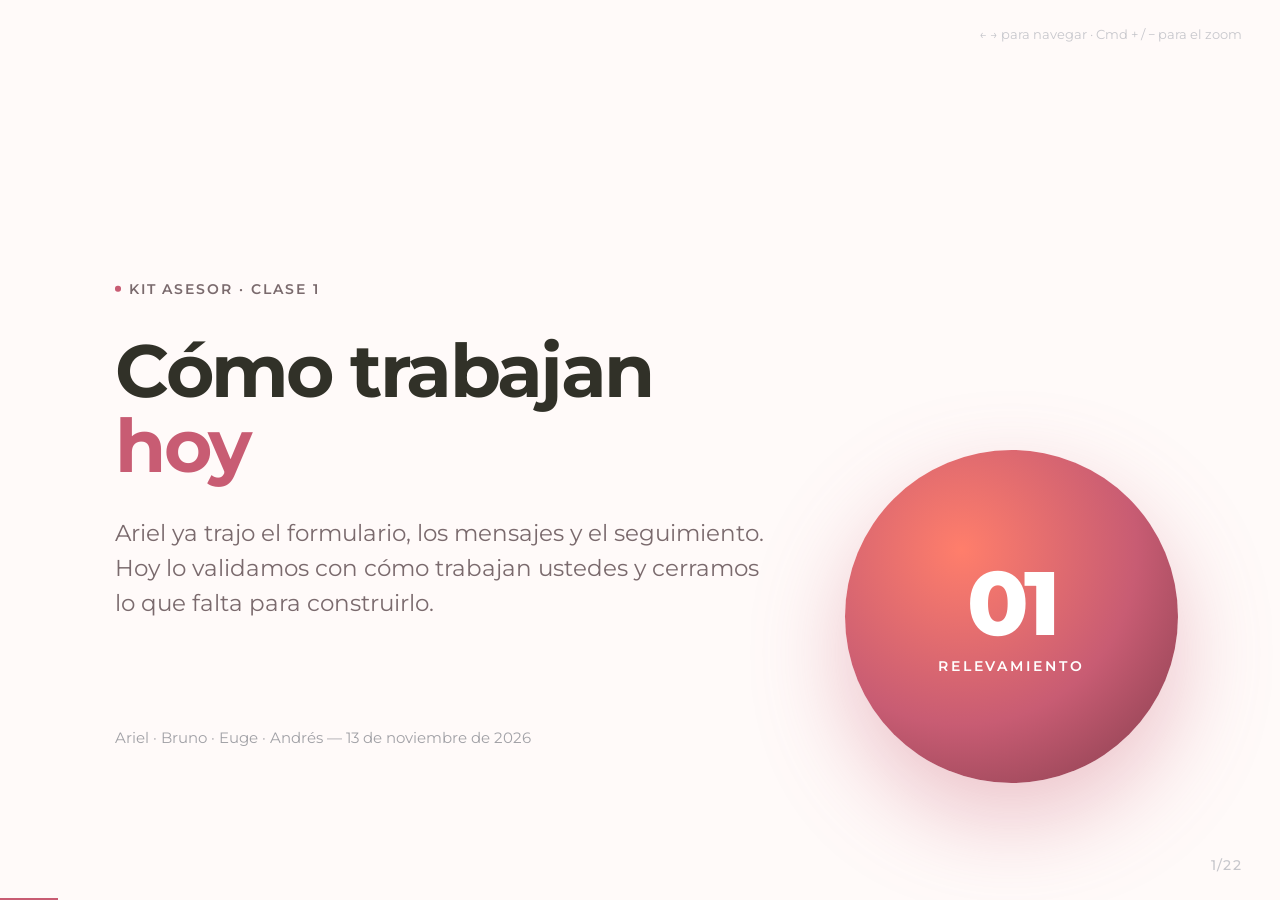
<file: sharp/clase-01/index.html>
<!DOCTYPE html>
<html lang="es">
<head>
<meta charset="utf-8">
<meta name="viewport" content="width=device-width, initial-scale=1">
<title>Kit Asesor · Clase 1</title>
<link rel="preconnect" href="https://fonts.googleapis.com">
<link href="https://fonts.googleapis.com/css2?family=Montserrat:wght@400;500;600;700;800&display=swap" rel="stylesheet">
<link rel="stylesheet" href="deck.css">
<style>
:root{
  --bg:#fffaf9;--ink:#313128;--dim:#7a6a6d;--hair:#ecd9dd;
  --accent:#C85C73;--dark:#803B4A;--light:#F1D5DA;--coral:#FF7E6B;--yellow:#EDBF4D;--green:#3f9e6b;--violet:#7c3aed;
  --font:"Montserrat",-apple-system,BlinkMacSystemFont,"Helvetica Neue",Arial,sans-serif;
}
body{background:var(--bg)}
#bar{background:var(--accent)}
h1,h2{color:var(--ink)}
h2 em,h1 em{font-style:normal;color:var(--accent)}
h2{font-size:5.2vh}
.note{font-size:1.5vh;color:var(--dim);margin-top:2.4vh}
.pill{display:inline-block;font-size:1.3vh;font-weight:700;letter-spacing:.08em;text-transform:uppercase;padding:.6vh 1vw;border-radius:99vh;background:var(--light);color:var(--dark)}

/* portada */
.cover-art{position:absolute;right:8vw;top:50%;transform:translateY(-50%);width:26vw}
.cover-art .ring{width:100%;aspect-ratio:1;border-radius:50%;background:radial-gradient(circle at 35% 30%,var(--coral),var(--accent) 55%,var(--dark));box-shadow:0 4vh 10vh rgba(200,92,115,.35);display:flex;align-items:center;justify-content:center;flex-direction:column}
.cover-art .ring b{font-size:10vh;color:#fff;letter-spacing:-.05em;font-weight:800;line-height:1}
.cover-art .ring span{font-size:1.6vh;color:#fff;letter-spacing:.2em;text-transform:uppercase;font-weight:600;margin-top:1vh}

/* ciclo */
.cycle{display:grid;grid-template-columns:repeat(4,1fr);gap:2vw;margin-top:5vh}
.cycle>div{border-top:2px solid var(--hair);padding-top:2.2vh;position:relative}
.cycle>div:first-child{border-top-color:var(--accent)}
.cycle b{display:block;font-size:1.4vh;letter-spacing:.14em;text-transform:uppercase;color:var(--accent);font-weight:700}
.cycle h3{font-size:2.6vh;font-weight:700;letter-spacing:-.02em;margin:1.2vh 0}
.cycle p{font-size:1.8vh;line-height:1.5;color:var(--dim)}
.cycle .who{display:inline-block;margin-top:1.4vh;font-size:1.3vh;font-weight:700;letter-spacing:.06em;text-transform:uppercase;padding:.4vh .8vw;border-radius:99vh;background:var(--light);color:var(--dark)}
.cycle .who.yo{background:#ede7fb;color:var(--violet)}
.support{display:flex;gap:3vw;margin-top:4.5vh;font-size:1.75vh;color:var(--dim)}
.support b{color:var(--ink);font-weight:600}

/* calendario */
.tl{display:grid;grid-template-columns:repeat(5,1fr);gap:1.4vw;margin-top:5vh}
.tl>div{border-top:2px solid var(--hair);padding-top:2vh}
.tl>div.now{border-top-color:var(--accent)}
.tl b{display:block;font-size:3.4vh;font-weight:800;letter-spacing:-.03em;color:var(--accent)}
.tl h3{font-size:2vh;font-weight:700;margin:1vh 0 .6vh}
.tl p{font-size:1.6vh;color:var(--dim);line-height:1.45}
.classes{display:grid;grid-template-columns:repeat(6,1fr);gap:.8vw;margin-top:4vh}
.classes div{background:#fff;border:1px solid var(--hair);border-radius:1.2vh;padding:1.4vh .8vw;font-size:1.45vh;line-height:1.4;color:var(--dim)}
.classes div b{display:block;color:var(--ink);font-size:1.6vh;margin-bottom:.4vh}
.classes div.on{border-color:var(--accent);background:var(--light)}

/* flujo */
.flow{display:grid;grid-template-columns:repeat(5,1fr);gap:1vw;margin-top:3.4vh}
.st{border-top:2px solid var(--hair);padding-top:1.6vh}
.st>b{display:block;font-size:1.3vh;letter-spacing:.14em;text-transform:uppercase;color:var(--accent);font-weight:700;margin-bottom:1.2vh}
.nd{font-size:1.5vh;line-height:1.35;border-radius:1.2vh;padding:1.2vh .8vw;margin-bottom:1vh;font-weight:600;text-align:center}
.nd small{display:block;font-weight:400;color:var(--dim);font-size:1.25vh;margin-top:.3vh}
.nd.tr{background:var(--light);border:1.5px solid var(--accent);border-radius:99vh}
.nd.au{background:#efe7dc;border:1px solid #d9cdbb}
.nd.wt{background:#fff;border:1.5px dashed #c9bcc0;color:#5d5a52}
.nd.dc{background:#efe7dc;border:1px solid #d9cdbb;clip-path:polygon(8% 0,92% 0,100% 50%,92% 100%,8% 100%,0 50%)}
.nd.cl{background:#e4efe7;border:1.5px solid var(--green);border-radius:99vh}
.nd.ds{background:#f1ecec;border:1px solid #b99;border-radius:99vh;color:#7a6a6d}
.legend{margin-top:1.6vh;font-size:1.5vh;color:var(--dim)}

/* preguntas + notas */
.qa{margin-top:3.6vh;max-width:72ch}
ol.q{counter-reset:q;list-style:none}
ol.q li{counter-increment:q;display:flex;gap:1.2vw;align-items:baseline;padding:1.55vh 0;border-top:1px solid var(--hair);font-size:2.15vh;line-height:1.38;letter-spacing:-.01em}
ol.q li:last-child{border-bottom:1px solid var(--hair)}
ol.q li::before{content:counter(q);font-size:1.5vh;color:var(--accent);font-weight:700;width:1.6ch;flex:0 0 auto}
ol.q li small{display:block;font-size:1.5vh;color:var(--dim);margin-top:.4vh}
.notes{display:flex;flex-direction:column}
.notes label{font-size:1.3vh;letter-spacing:.14em;text-transform:uppercase;color:var(--dim);font-weight:700;margin-bottom:1vh}
.notes textarea{flex:1;min-height:38vh;width:100%;resize:none;border:1.5px dashed #d9c3c8;border-radius:1.4vh;background:#fff;padding:1.6vh 1.2vw;font:400 1.85vh/1.5 var(--font);color:var(--ink);outline:none}
.notes textarea:focus{border-style:solid;border-color:var(--accent)}
.ariel{margin-top:2.6vh;font-size:1.9vh;color:var(--dim);line-height:1.45}
.ariel b{color:var(--dark)}

/* supuestos */
.sup{margin-top:3.4vh;max-width:none}
.sup .row{display:grid;grid-template-columns:1fr auto;gap:2vw;align-items:center;padding:1.9vh 0;border-top:1px solid var(--hair)}
.sup .row:last-of-type{border-bottom:1px solid var(--hair)}
.sup h3{font-size:2.2vh;font-weight:700;letter-spacing:-.015em}
.sup p{font-size:1.65vh;color:var(--dim);margin-top:.5vh;line-height:1.45}
.chk{display:flex;gap:.6vw}
.chk button{font:600 1.5vh var(--font);padding:.9vh 1.2vw;border-radius:99vh;border:1.5px solid var(--hair);background:#fff;color:var(--dim);cursor:pointer}
.chk button.sel[data-v="Sí"]{background:var(--green);border-color:var(--green);color:#fff}
.chk button.sel[data-v="Ajustar"]{background:var(--yellow);border-color:var(--yellow);color:#4a3b05}
.chk button.sel[data-v="No"]{background:var(--accent);border-color:var(--accent);color:#fff}
.sup textarea{min-height:9vh!important;flex:none}

/* marca */
.brand{display:grid;grid-template-columns:repeat(3,1fr);gap:1vh 2vw;margin-top:3.4vh}
.brand div{border-top:1px solid var(--hair);padding:1.5vh 0}
.brand b{display:block;font-size:2vh;font-weight:700}
.brand span{font-size:1.55vh;color:var(--dim)}

/* tarea */
.two{display:grid;grid-template-columns:1fr 1fr;gap:4vw;margin-top:4.5vh}
.two>div{border-top:2px solid var(--hair);padding-top:2.2vh}
.two>div.me{border-top-color:var(--violet)}
.two h3{font-size:1.4vh;letter-spacing:.14em;text-transform:uppercase;font-weight:700;color:var(--accent);margin-bottom:1.4vh}
.two>div.me h3{color:var(--violet)}
.two li{list-style:none;font-size:2vh;line-height:1.45;padding:1.1vh 0;border-bottom:1px solid var(--hair)}
.two li small{color:var(--dim);font-size:1.5vh}

#export{margin-top:4.5vh;font:700 1.9vh var(--font);padding:1.8vh 2.4vw;border-radius:99vh;border:0;background:var(--accent);color:#fff;cursor:pointer;box-shadow:0 1.4vh 3vh rgba(200,92,115,.3)}

/* ---------- diagrama de Ariel: vista completa ---------- */
.full{display:grid;grid-template-columns:auto 1fr;gap:4vw;align-items:center}
.full a img{height:80vh;display:block;border-radius:1.2vh;border:1px solid var(--hair);box-shadow:0 2vh 5vh rgba(128,59,74,.1)}
.full .k{display:flex;gap:3vw;margin:3.4vh 0}
.full .k b{display:block;font-size:6vh;font-weight:800;color:var(--accent);letter-spacing:-.04em;line-height:1}
.full .k span{font-size:1.6vh;color:var(--dim)}
.stg{counter-reset:s;margin-top:1vh}
.stg li{list-style:none;counter-increment:s;display:flex;gap:1vw;align-items:baseline;padding:1.3vh 0;border-top:1px solid var(--hair);font-size:2vh}
.stg li::before{content:counter(s);color:var(--accent);font-weight:700;font-size:1.5vh;width:1.5ch}
.stg li small{color:var(--dim);font-size:1.5vh;margin-left:auto}

/* ---------- diagrama por etapa ---------- */
.dg{display:grid;grid-template-columns:auto 1fr;gap:4.5vw;margin-top:3vh;align-items:center}
.mf{display:flex;flex-direction:column}
.mf .row{display:grid;grid-template-columns:15vw 8vw 13vw;align-items:center}
.mf .nd{margin:0;font-size:1.55vh}
.mf .dn{width:15vw;height:3.6vh;display:flex;flex-direction:column;align-items:center;position:relative}
.mf .dn::before{content:"";width:1.5px;flex:1;background:#313128}
.mf .dn::after{content:"";border:.55vh solid transparent;border-top:.8vh solid #313128;border-bottom:0}
.mf .dn span{position:absolute;left:calc(50% + .8vw);top:45%;transform:translateY(-50%);font-size:1.25vh;color:var(--dim);white-space:nowrap}
.mf .ar{position:relative;height:1.5px;background:#313128;margin:0 .5vw}
.mf .ar::after{content:"";position:absolute;right:-1px;top:50%;transform:translateY(-50%);border:.55vh solid transparent;border-left:.8vh solid #313128;border-right:0}
.mf .ar span{position:absolute;bottom:.7vh;left:0;font-size:1.2vh;color:var(--dim);white-space:nowrap}
.mf .ar.nu{background:none;height:0;border-top:1.5px dashed var(--accent)}
.mf .ar.nu::after{border-left-color:var(--accent)}
.mf .ar.nu span{color:var(--accent)}
.mf .side{display:flex;flex-direction:column;align-items:stretch;text-align:center}
.mf .side i{font-style:normal;font-size:1.15vh;color:var(--dim);margin:.4vh 0}
.mf .end{width:15vw;text-align:center;font-size:1.4vh;font-weight:700;letter-spacing:.1em;text-transform:uppercase;color:var(--accent)}
.nd.nu{background:#fff;border:1.5px dashed var(--accent);color:var(--accent)}
.mf .nd.dc{padding:1.7vh 1.6vw}
.dgr h3{font-size:1.35vh;letter-spacing:.14em;text-transform:uppercase;font-weight:700;color:var(--accent);margin-bottom:1vh}
.dgr h3.op{color:var(--violet);margin-top:3.4vh}
.dgr li{list-style:none;font-size:1.95vh;line-height:1.45;padding:1.05vh 0;border-top:1px solid var(--hair)}
.dgr li b{font-weight:600}
.waits{display:grid;grid-template-columns:repeat(3,1fr);gap:2vw;margin-top:4vh}
.waits>div{border-top:2px solid var(--hair);padding-top:1.8vh;display:flex;flex-direction:column;align-items:stretch;text-align:center}
.waits>div>b{font-size:1.3vh;letter-spacing:.14em;text-transform:uppercase;color:var(--accent);font-weight:700;margin-bottom:1.2vh;text-align:left}
.waits .nd{margin:0}
.waits i{font-style:normal;font-size:1.25vh;color:var(--accent);margin:.6vh 0}
.waits i.g{color:var(--dim)}

/* ---------- preguntas + visual ---------- */
.qa{display:grid!important;grid-template-columns:1fr 1fr;gap:4.5vw;align-items:center;max-width:none!important}
.vis{position:relative}
.card{background:#fff;border:1px solid var(--hair);border-radius:2vh;box-shadow:0 2vh 5vh rgba(128,59,74,.08);padding:2.2vh 1.5vw}
.card h4{font-size:1.3vh;letter-spacing:.12em;text-transform:uppercase;color:var(--dim);font-weight:700;margin-bottom:1.4vh;display:flex;justify-content:space-between;align-items:center}
.qv{color:var(--accent);font-weight:700;border-bottom:1.5px dashed var(--accent);padding:0 .3vw}
.cap{font-size:1.5vh;color:var(--dim);margin-top:1.6vh;line-height:1.45}
.av{width:3.6vh;height:3.6vh;border-radius:50%;background:var(--light);color:var(--dark);display:flex;align-items:center;justify-content:center;font-weight:700;font-size:1.35vh;flex:0 0 auto}
/* captación */
.src{display:grid;grid-template-columns:auto auto 1fr;gap:1.2vw;align-items:center}
.srcs{display:flex;flex-direction:column;gap:1.1vh}
.sc{display:flex;align-items:center;gap:.8vw;background:#fff;border:1px solid var(--hair);border-radius:1.4vh;padding:1vh .9vw}
.sc i{font-style:normal;width:3.4vh;height:3.4vh;border-radius:1vh;color:#fff;display:flex;align-items:center;justify-content:center;font-weight:800;font-size:1.4vh}
.sc b{display:block;font-size:1.6vh}.sc span{display:block;font-size:1.25vh;color:var(--dim)}
.into{font-size:3.4vh;color:var(--accent);font-weight:300}
.inbox .r{display:flex;gap:.8vw;align-items:center;padding:1.1vh 0;border-top:1px solid var(--hair)}
.inbox .r b{font-size:1.5vh;display:block}.inbox .r span{font-size:1.3vh;color:var(--dim)}
.inbox .r .tag{color:#fff;font-size:1.05vh}
.tag{margin-left:auto;font-size:1.05vh;font-weight:700;padding:.3vh .5vw;border-radius:99vh;color:#fff;white-space:nowrap}
/* primer contacto */
.chat{display:grid;grid-template-columns:1.2fr 1fr;gap:1.4vw;align-items:center}
.ph .hd{display:flex;gap:.8vw;align-items:center;padding-bottom:1.3vh;border-bottom:1px solid var(--hair);margin-bottom:1.4vh}
.ph .hd b{font-size:1.55vh;display:block}.ph .hd span{font-size:1.2vh;color:var(--green)}
.bb{font-size:1.5vh;line-height:1.4;padding:1.1vh .9vw;border-radius:1.4vh;margin-bottom:1vh;max-width:88%}
.bb.l{background:#f3eef0}
.bb.r{margin-left:auto;background:#fff;border:1.5px dashed var(--accent);color:var(--accent);font-weight:600}
.bb.f{margin-left:auto;background:var(--light);color:var(--dark)}
.bb.f small{display:block;font-size:1.2vh;opacity:.8}
.timer{display:inline-block;font-size:1.2vh;font-weight:700;color:#8a6a10;background:#fff3cf;border-radius:99vh;padding:.4vh .7vw;margin:0 0 1vh auto}
.frm .fl{margin-bottom:1.3vh}.frm .fl span{display:block;font-size:1.25vh;color:var(--dim);margin-bottom:.5vh}
.frm .fl i{display:block;height:3vh;border:1px dashed #d9c3c8;border-radius:.8vh;font-style:normal;font-size:1.3vh;color:var(--accent);padding:.6vh .5vw}
/* ficha */
.fx .top{display:flex;gap:.9vw;align-items:center;margin-bottom:1.6vh}
.fx .top b{font-size:1.9vh;display:block}.fx .top span{font-size:1.25vh;color:var(--dim)}
.fx .r{display:flex;justify-content:space-between;align-items:center;padding:1.15vh 0;border-top:1px solid var(--hair);font-size:1.6vh}
.fx .r>span{color:var(--dim)}
.chips{display:flex;gap:.4vw}.chips em{font-style:normal;font-size:1.2vh;padding:.35vh .6vw;border-radius:99vh;background:#f3eef0;color:var(--ink)}
.dec{display:grid;grid-template-columns:1fr 1fr;gap:.8vw;margin-top:1.8vh}
.dec div{text-align:center;font-size:1.5vh;font-weight:700;padding:1.2vh 0;border-radius:99vh}
.dec .y{background:#e4efe7;color:var(--green);border:1.5px solid var(--green)}
.dec .n{background:#f1ecec;color:#7a6a6d;border:1px solid #b99}
/* reuniones */
.cal{display:grid;grid-template-columns:1.35fr 1fr;gap:1.2vw;align-items:start}
.wk{display:grid;grid-template-columns:repeat(5,1fr);gap:.4vw}
.wk>b{font-size:1.15vh;color:var(--dim);text-align:center;letter-spacing:.08em}
.wk>i{font-style:normal;height:5.8vh;border-radius:.8vh;background:#faf6f7;font-size:1.1vh;line-height:1.25;padding:.5vh .3vw}
.wk>i.r1{background:var(--light);color:var(--dark);font-weight:600}
.wk>i.r2{background:#ede7fb;color:var(--violet);font-weight:600}
.wk>i.q{border:1px dashed #d9c3c8;color:var(--accent);display:flex;align-items:center;justify-content:center;font-weight:700;background:#fff}
.bk .r{display:flex;justify-content:space-between;padding:1.05vh 0;border-top:1px solid var(--hair);font-size:1.45vh}
.bk .r span{color:var(--dim)}
.bar{margin-top:1.6vh;font-size:1.3vh;color:var(--dim)}
.bar div{display:flex;height:1.4vh;border-radius:99vh;overflow:hidden;margin-top:.6vh;border:1px dashed #d9c3c8}
.bar div i{background:var(--accent);width:50%}.bar div u{flex:1;background:#ede7fb}
/* seguimiento */
.tlv{position:relative;padding-left:2.4vw}
.tlv::before{content:"";position:absolute;left:.9vw;top:1.6vh;bottom:3.6vh;border-left:1.5px dashed var(--accent)}
.tlv .st2{position:relative;display:flex;gap:1vw;align-items:center;margin-bottom:1.3vh}
.tlv .st2::before{content:"";position:absolute;left:-1.85vw;width:1.3vh;height:1.3vh;border-radius:50%;background:#fff;border:2px solid var(--accent)}
.tlv .d{font-size:1.25vh;font-weight:700;color:var(--accent);width:6ch;letter-spacing:.06em}
.tlv .m{flex:1;background:#fff;border:1px solid var(--hair);border-radius:1.2vh;padding:1vh .9vw;font-size:1.45vh;display:flex;justify-content:space-between;gap:.6vw}
.tlv .m.q{border:1.5px dashed var(--accent)}
.tlv .m span{color:var(--dim);font-size:1.25vh}
.tlv .end2::before{background:#b99;border-color:#b99}
.ok2{display:flex;gap:.8vw;align-items:center;margin-top:1.6vh;font-size:1.45vh;color:var(--green);font-weight:600}
/* cierre */
.cl2 .top{display:flex;gap:.9vw;align-items:center;margin-bottom:1.4vh}
.cl2 .top b{font-size:1.9vh;display:block}
.cl2 .pc{font-size:1.15vh;font-weight:700;letter-spacing:.08em;text-transform:uppercase;color:var(--green);background:#e4efe7;border:1px solid var(--green);border-radius:99vh;padding:.3vh .6vw}
.cl2 .r{display:flex;justify-content:space-between;padding:1.05vh 0;border-top:1px solid var(--hair);font-size:1.55vh}
.cl2 .r span{color:var(--dim)}
.next{display:grid;grid-template-columns:1fr 1fr;gap:.8vw;margin-top:1.4vh}
.next div{border:1.5px dashed var(--violet);border-radius:1.4vh;padding:1.2vh .8vw;font-size:1.45vh;color:var(--violet);font-weight:600;background:#fff}
.next small{display:block;font-weight:400;color:var(--dim);font-size:1.2vh;margin-top:.3vh}

/* ---------- propuesta de Ariel ---------- */
.three{display:grid;grid-template-columns:repeat(3,1fr);gap:2.4vw;margin-top:5vh}
.three>div{border-top:2px solid var(--accent);padding-top:2.2vh}
.three b{display:block;font-size:6vh;font-weight:800;color:var(--accent);letter-spacing:-.04em;line-height:1}
.three h3{font-size:2.4vh;font-weight:700;margin:1.2vh 0 .8vh}
.three p{font-size:1.75vh;color:var(--dim);line-height:1.5}
.bb.m{margin-left:auto;background:#dcf5e3;color:#1f3d2a}
.flist div{display:flex;justify-content:space-between;gap:.6vw;padding:.85vh 0;border-top:1px solid var(--hair);font-size:1.4vh}
.flist div span{color:var(--dim);font-size:1.15vh;white-space:nowrap}
.chips em.on{background:var(--accent);color:#fff}
.seq{display:grid;grid-template-columns:repeat(3,1fr);gap:1.4vw;width:40vw}
.seq>div>b{display:block;font-size:1.2vh;letter-spacing:.12em;text-transform:uppercase;color:var(--accent);font-weight:700;margin-bottom:.4vh}
.seq>div>small{display:block;font-size:1.25vh;color:var(--dim);margin-bottom:1.2vh;min-height:3.2vh}
.sp{display:flex;justify-content:space-between;align-items:center;padding:.85vh .6vw;border:1px solid var(--hair);border-radius:1vh;background:#fff;margin-bottom:.7vh;font-size:1.45vh;font-weight:600}
.ce{font-style:normal;font-size:1.05vh;font-weight:700;padding:.25vh .5vw;border-radius:99vh;color:#fff;background:#6b7280}
.ce.w{background:#25a35a}
.seq .nd{font-size:1.35vh;margin-top:.4vh}
.st3{display:inline-block;font-size:1.3vh;font-weight:700;padding:.8vh 1.1vw;border-radius:99vh;background:#e4efe7;color:var(--green);border:1.5px solid var(--green);white-space:nowrap}
.st3.half{background:#fff3cf;color:#8a6a10;border-color:var(--yellow)}
.chk button.sel{background:var(--ink);border-color:var(--ink);color:#fff}
.chk button{white-space:nowrap}
</style>
</head>
<body>
<div id="deck">

<!-- 1 PORTADA -->
<section class="slide on" style="position:relative">
  <p class="kicker"><span class="dot"></span>Kit Asesor · Clase 1</p>
  <h1>Cómo trabajan<br><em>hoy</em></h1>
  <p class="lede">Ariel ya trajo el formulario, los mensajes y el seguimiento. Hoy lo validamos con cómo trabajan ustedes y cerramos lo que falta para construirlo.</p>
  <p class="foot">Ariel · Bruno · Euge · Andrés — 13 de noviembre de 2026</p>
  <div class="cover-art"><div class="ring"><b>01</b><span>relevamiento</span></div></div>
</section>

<!-- 2 COMO VAMOS A TRABAJAR -->
<section class="slide">
  <p class="kicker"><span class="dot"></span>Cómo vamos a trabajar</p>
  <h2>Ustedes me cuentan, yo construyo,<br><em>ustedes prueban</em></h2>
  <div class="cycle">
    <div><b>1 · Clase</b><h3>Me cuentan</h3><p>Cómo captan, qué dicen, cómo siguen. Lo que ya les funciona no se toca.</p><span class="who">Ustedes</span></div>
    <div><b>2 · Entre clases</b><h3>Construyo</h3><p>Lo armo en Sharp: pipeline, mensajes, formulario, seguimiento.</p><span class="who yo">Yo</span></div>
    <div><b>3 · Clase</b><h3>Prueban</h3><p>Lo recorremos juntos como si fueran un prospecto. Ven qué llega y cuándo.</p><span class="who">Ustedes</span></div>
    <div><b>4 · Siempre</b><h3>Ajustamos</h3><p>Lo que no suena a ustedes se cambia. Cuando anda, se los explico para que lo usen solos.</p><span class="who">Juntos</span></div>
  </div>
  <div class="support"><span><b>2 clases por mes</b> · hasta 90 min, grabadas</span><span><b>Jueves</b> · dudas y práctica</span><span><b>WhatsApp</b> · días hábiles, respuesta en 24 h</span></div>
</section>

<!-- 3 CALENDARIO -->
<section class="slide">
  <p class="kicker"><span class="dot"></span>Calendario</p>
  <h2>Hacia el 1 de marzo,<br><em>probado por ustedes</em></h2>
  <div class="tl">
    <div class="now"><b>20/11</b><h3>Clon andando</h3><p>Primera versión en una cuenta de prueba.</p></div>
    <div><b>31/12</b><h3>Bot y reportes v1</h3><p>Andando en sus cuentas.</p></div>
    <div><b>31/01</b><h3>Leads entrando</h3><p>Prospectos reales, medidos.</p></div>
    <div><b>10/02</b><h3>Kit v2</h3><p>Con manual y video de recorrido.</p></div>
    <div><b>01/03</b><h3>Lanzamiento</h3><p>A la primera tanda de asesores.</p></div>
  </div>
  <div class="classes">
    <div class="on"><b>Clase 1 · hoy</b>Cómo trabajan hoy</div>
    <div><b>Clase 2</b>Prueban la v1: flujo y mensajes</div>
    <div><b>Clase 3</b>Su cuenta: marca, WhatsApp, agenda</div>
    <div><b>Clase 4</b>El bot: qué responde y qué no</div>
    <div><b>Clase 5</b>Leer el reporte y ajustar</div>
    <div><b>Clase 6</b>Kit v2: lo que aprendimos</div>
  </div>
  <p class="note">Los temas de cada clase se ajustan según cómo vayamos.</p>
</section>

<!-- 4 FLUJO DE ARIEL -->
<section class="slide">
  <div class="full">
    <a href="flujo-ariel.png" target="_blank" title="Abrir en grande"><img src="flujo-ariel.png" alt="Flujo de tratamiento de prospectos, borrador v1 de Ariel"></a>
    <div>
      <p class="kicker"><span class="dot"></span>Punto de partida · borrador v1 de Ariel</p>
      <h2>El flujo que dibujó Ariel.<br><em>¿Así trabajan ustedes?</em></h2>
      <div class="k"><div><b>5</b><span>etapas</span></div><div><b>3</b><span>esperas con seguimiento</span></div><div><b>2</b><span>salidas: cliente o descartado</span></div></div>
      <ol class="stg">
        <li>Captación <small>entra por redes, recibe formulario</small></li>
        <li>Calificación <small>decide el asesor</small></li>
        <li>Reunión 1 <small>avanza, cierra o se descarta</small></li>
        <li>Reunión 2 <small>cierra o se descarta</small></li>
        <li>Cierre <small>cliente con sus productos</small></li>
      </ol>
      <p class="note">Lo vemos etapa por etapa: el dibujo, lo que Ariel ya definió y cómo lo hacen hoy.</p>
    </div>
  </div>
</section>

<!-- 4b PROPUESTA DE ARIEL -->
<section class="slide">
  <p class="kicker"><span class="dot"></span>Lo que trajo Ariel · 13 de noviembre</p>
  <h2>El flujo ya tiene<br><em>formulario, mensajes y seguimiento</em></h2>
  <div class="three">
    <div><b>10</b><h3>campos en el formulario</h3><p>Antes eran 19. Se completa en 1 o 2 minutos: contacto, edad, provincia, qué le interesa y rango de ingresos. Lo profundo pasa a la primera reunión.</p></div>
    <div><b>5</b><h3>mensajes clave</h3><p>Invitación al formulario · no calificado · invitación a R1 · cierre después de una reunión · invitación a R2. Cada uno por email y WhatsApp.</p></div>
    <div><b>3</b><h3>secuencias de seguimiento</h3><p>Una por cada espera, con días y canal definidos. Si se agotan los pasos, el prospecto se descarta solo.</p></div>
  </div>
  <p class="note" style="font-size:1.8vh;margin-top:4vh">Hoy: ¿esto se parece a cómo trabajan ustedes? Y 4 decisiones para poder construirlo.</p>
</section>

<section class="slide">
  <p class="kicker"><span class="dot"></span>Etapa 1 · Captación · el dibujo de Ariel</p>
  <h2>Entra por redes,<br><em>recibe el formulario</em></h2>
  <div class="dg">
    <div class="mf"><div class="row"><div class="nd tr">Lead entra por redes<small>Instagram / Facebook</small></div></div><div class="dn"></div><div class="row"><div class="nd au">Automatización envía<br>el Formulario</div></div><div class="dn"></div><div class="end">→ Calificación</div></div>
    <div class="dgr"><h3>Lo que dice el dibujo</h3><ul><li>Cada asesor conecta <b>sus propias redes</b>.</li><li>Apenas entra el lead, le llega el <b>Mensaje 0</b> por email y WhatsApp con el link al formulario.</li></ul><h3 class="op">Lo que hay que definir hoy</h3><ul><li>¿Por dónde entra exactamente: comentario, mensaje directo, anuncio con formulario, WhatsApp?</li><li>Si escribe por mensaje directo <b>no tenemos su email</b>. ¿Cómo le llega el Mensaje 0?</li><li>¿Qué pasa si escribe directo al WhatsApp del asesor?</li></ul></div>
  </div>
</section>

<!-- 5 CAPTACION -->
<section class="slide">
  <p class="kicker"><span class="dot"></span>Etapa 1 · Captación</p>
  <h2>¿De dónde llegan <em>sus prospectos</em>?</h2>
  <div class="qa">
    <div>
    <ol class="q">
      <li><span>¿De dónde vienen hoy? Pauta, publicaciones, referidos, conocidos…<small>¿Cuál trae más y cuál trae mejores?</small></span></li>
      <li><span>¿Cuántos les llegan por semana, más o menos?</span></li>
      <li><span>¿La pauta la hacen ustedes o TAF? ¿Qué anuncio les funcionó?</span></li>
      <li><span>¿Por dónde escribe la persona? Comentario, mensaje directo, WhatsApp…</span></li>
      <li><span>¿Tienen Instagram o Facebook con su nombre, o usan el de TAF?</span></li>
    </ol></div>
    <div class="vis"><div class="src">
  <div class="srcs">
    <div class="sc"><i style="background:linear-gradient(45deg,#f9a03f,#d62976,#962fbf)">IG</i><div><b>Instagram</b><span>comentario · mensaje</span></div></div>
    <div class="sc"><i style="background:#1877f2">f</i><div><b>Facebook</b><span>anuncio · mensaje</span></div></div>
    <div class="sc"><i style="background:#25d366">W</i><div><b>WhatsApp</b><span>escriben directo</span></div></div>
    <div class="sc"><i style="background:var(--yellow)">R</i><div><b>Referidos</b><span>los pasa un cliente</span></div></div>
  </div>
  <div class="into">→</div>
  <div class="card inbox"><h4>Bandeja única · [Asesor]</h4>
    <div class="r"><div class="av">LG</div><div><b>Laura G.</b><span>Hola, vi el reel del seguro…</span></div><span class="tag" style="background:#d62976">IG</span></div>
    <div class="r"><div class="av">MP</div><div><b>Martín P.</b><span>Quiero info del ahorro</span></div><span class="tag" style="background:#1877f2">FB</span></div>
    <div class="r"><div class="av">SR</div><div><b>Sofía R.</b><span>Me pasó tu número Ana</span></div><span class="tag" style="background:#25d366">WA</span></div>
    <div class="r"><div class="av">?</div><div><b>¿Cuántos por semana?</b><span>hoy: <span class="qv">?</span></span></div></div>
  </div>
</div>
<p class="cap">Hoy cada canal llega por su lado. En Sharp, todo cae en una sola bandeja.</p></div>
  </div>
</section>

<!-- 6 PRIMER CONTACTO -->
<section class="slide">
  <p class="kicker"><span class="dot"></span>Etapa 1 · Primer contacto</p>
  <h2>Los primeros minutos<br><em>con el prospecto</em></h2>
  <div class="qa">
    <div>
    <ol class="q">
      <li><span>¿Hoy quién responde y cuánto tarda?</span></li>
      <li><span>¿El primer mensaje de Ariel suena a ustedes?<small>Lo leemos juntos. ¿Cambiarían algo?</small></span></li>
      <li><span>¿El formulario nuevo les alcanza?<small>10 campos, 1 o 2 minutos. Lo profundo queda para la primera reunión.</small></span></li>
      <li><span>¿Qué WhatsApp usan, personal o Business? ¿Es el número que quieren usar?</span></li>
      <li><span>¿Qué preguntas les hacen siempre los prospectos?<small>Eso es lo primero que va a responder el bot.</small></span></li>
    </ol></div>
    <div class="vis"><div class="chat">
  <div class="card ph">
    <div class="hd"><div class="av">S</div><div><b>[Asesor]</b><span>en línea</span></div></div>
    <div class="bb l">Hola! Vi la publicación, quiero info 🙂</div>
    <div style="display:flex"><span class="timer">⏱ sale solo, al instante</span></div>
    <div class="bb m">¡Hola, [nombre]! 😊 Soy [asesor], de Tu Asesor Financiero. Para conocerte un poco mejor, completá este formulario breve (2 minutos): [link] ✨</div>
  </div>
  <div class="card frm flist"><h4>Formulario · 10 campos</h4>
    <div>Nombre y apellido<span>obligatorio</span></div>
    <div>Email y teléfono<span>obligatorio</span></div>
    <div>Edad<span>obligatorio</span></div>
    <div>Provincia · localidad<span>localidad opcional</span></div>
    <div>¿Qué te gustaría trabajar?<span>varias opciones</span></div>
    <div>Rango de ingresos<span>4 rangos</span></div>
    <div>Autorización de datos<span>Ley 25.326</span></div>
  </div>
</div>
<p class="cap">Mensaje 0 y formulario, tal como los escribió Ariel.</p></div>
  </div>
</section>

<section class="slide">
  <p class="kicker"><span class="dot"></span>Etapa 2 · Calificación · el dibujo de Ariel</p>
  <h2>Responde el formulario<br>y <em>decide el asesor</em></h2>
  <div class="dg">
    <div class="mf"><div class="row"><div class="nd wt">Espera respuesta<br>del Formulario</div><div class="ar nu"><span>No responde</span></div><div class="side"><div class="nd nu">Nutrición escalonada</div><i>agota pasos ↓</i><div class="nd ds">Descartado<small>sin respuesta</small></div></div></div><div class="dn"><span>Responde</span></div><div class="row"><div class="nd dc">¿Prospecto calificado?<small>evalúa el asesor</small></div><div class="ar"><span>No calificado</span></div><div class="side"><div class="nd ds">Descartado<small>no calificado</small></div></div></div><div class="dn"><span>Calificado</span></div><div class="end">→ Reunión 1</div></div>
    <div class="dgr"><h3>Lo que dice el dibujo</h3><ul><li>Si no completa el formulario, entra en <b>nutrición</b>. Si se agotan los pasos, se descarta solo.</li><li><b>El asesor</b> decide si califica, no la máquina.</li><li>El no calificado recibe su <b>mensaje de despedida</b>. Ariel ya lo escribió.</li></ul><h3 class="op">Lo que hay que definir hoy</h3><ul><li>Con qué respuestas del formulario alguien califica.</li><li>Cuánto tarda el asesor en decidir después de que llega el formulario.</li></ul></div>
  </div>
</section>

<!-- 7 CALIFICACION -->
<section class="slide">
  <p class="kicker"><span class="dot"></span>Etapa 2 · Calificación</p>
  <h2>¿Cuándo un prospecto<br><em>vale una reunión</em>?</h2>
  <div class="qa">
    <div>
    <ol class="q">
      <li><span>¿Qué tiene que tener alguien para que valga la pena reunirse?</span></li>
      <li><span>¿Con edad, interés y rango de ingresos les alcanza para decidir?<small>Es lo que trae el formulario nuevo.</small></span></li>
      <li><span>¿Desde qué rango de ingresos vale la pena reunirse?</span></li>
      <li><span>¿Qué productos ofrecen más y a quién?<small>Protección, ahorro, inversión, retiro…</small></span></li>
      <li><span>¿Lo deciden ustedes solos o lo consultan con alguien?</span></li>
    </ol>
    <p class="ariel"><b>Ariel:</b> el asesor decide si califica. La IA solo propone.</p></div>
    <div class="vis"><div class="card fx">
  <div class="top"><div class="av">LG</div><div><b>Laura G.</b><span>Completó el formulario · ejemplo</span></div></div>
  <div class="r"><span>Edad</span><b>34</b></div>
  <div class="r"><span>Provincia · localidad</span><b>Corrientes · Bella Vista</b></div>
  <div class="r"><span>Quiere trabajar</span><div class="chips"><em class="on">Protección</em><em>Ahorro</em><em class="on">Retiro</em><em>Inversión</em></div></div>
  <div class="r"><span>Ingresos mensuales</span><div class="chips"><em>hasta 1,5 M</em><em class="on">1,5–3 M</em><em>3–5 M</em><em>+5 M</em></div></div>
  <div class="r"><span>¿Califica con esto?</span><span class="qv">?</span></div>
  <div class="dec"><div class="y">Calificado</div><div class="n">No calificado</div></div>
  <p class="cap" style="text-align:center;margin-top:1.2vh">El asesor toca uno de los dos. El resto es automático.</p>
</div></div>
  </div>
</section>

<section class="slide">
  <p class="kicker"><span class="dot"></span>Etapa 3 · Reunión 1 · el dibujo de Ariel</p>
  <h2>Agenda, reunión<br>y <em>tres caminos</em></h2>
  <div class="dg">
    <div class="mf"><div class="row"><div class="nd au">Envía email + WhatsApp:<br>agenda Reunión 1</div></div><div class="dn"></div><div class="row"><div class="nd wt">Espera agenda /<br>realización Reunión 1</div><div class="ar nu"><span>No agenda</span></div><div class="side"><div class="nd nu">Nutrición escalonada</div><i>agota pasos ↓</i><div class="nd ds">Descartado<small>sin respuesta</small></div></div></div><div class="dn"><span>Se realiza la reunión</span></div><div class="row"><div class="nd dc">¿Avanza tras Reunión 1?</div><div class="ar"><span>Descartar</span></div><div class="side"><div class="nd ds">Descartado<small>post-reunión</small></div></div></div><div class="dn"><span>Avanza</span></div><div class="row"><div class="nd dc">¿Cerró en Reunión 1?</div><div class="ar"><span>Sí, cerró</span></div><div class="side"><div class="nd cl">Cliente<small>cargar productos y parámetros</small></div></div></div><div class="dn"><span>No cerró</span></div><div class="end">→ Reunión 2</div></div>
    <div class="dgr"><h3>Lo que dice el dibujo</h3><ul><li>La invitación a agendar sale <b>por email y WhatsApp</b> a la vez.</li><li>Después de la reunión el asesor marca uno de 3 caminos: <b>descartar, cerró, o sigue a R2</b>.</li><li>Ariel ya escribió la invitación a R1, la de R2 y el cierre post-reunión. Si cierra en el acto, <b>no sale mensaje</b>.</li></ul><h3 class="op">Lo que hay que definir hoy</h3><ul><li>Con qué agenda se reserva (link, horarios, duración).</li><li>Si no se presenta, ¿cuenta como "no agenda" y vuelve a nutrición?</li><li>¿Recordatorio antes de la reunión?</li></ul></div>
  </div>
</section>

<section class="slide">
  <p class="kicker"><span class="dot"></span>Etapa 4 · Reunión 2 · el dibujo de Ariel</p>
  <h2>La última oportunidad:<br><em>cierra o se despide</em></h2>
  <div class="dg">
    <div class="mf"><div class="row"><div class="nd au">Envía email + WhatsApp:<br>agenda Reunión 2</div></div><div class="dn"></div><div class="row"><div class="nd wt">Espera agenda /<br>realización Reunión 2</div><div class="ar nu"><span>No agenda</span></div><div class="side"><div class="nd nu">Nutrición escalonada</div><i>agota pasos ↓</i><div class="nd ds">Descartado<small>sin respuesta</small></div></div></div><div class="dn"><span>Se realiza la reunión</span></div><div class="row"><div class="nd dc">¿Cerró en Reunión 2?</div><div class="ar"><span>No cerró</span></div><div class="side"><div class="nd ds">Descartado<small>post-reunión</small></div></div></div><div class="dn"><span>Sí, cerró</span></div><div class="row"><div class="nd cl">Cliente: cargar productos<small>cerrados y sus parámetros</small></div></div></div>
    <div class="dgr"><h3>Lo que dice el dibujo</h3><ul><li>Misma mecánica que la R1: email + WhatsApp, espera con nutrición.</li><li><b>No hay Reunión 3.</b> Después de la R2, cliente o descartado.</li><li>El que no cierra recibe el mismo cierre post-reunión que en la R1.</li></ul><h3 class="op">Lo que hay que definir hoy</h3><ul><li>¿Cuánto tiempo pasa entre la R1 y la R2?</li><li>¿Qué se hace distinto en la R2?</li></ul></div>
  </div>
</section>

<!-- 8 REUNIONES -->
<section class="slide">
  <p class="kicker"><span class="dot"></span>Etapas 3 y 4 · Reuniones</p>
  <h2>Reunión 1 y Reunión 2,<br><em>cómo las hacen</em></h2>
  <div class="qa">
    <div>
    <ol class="q">
      <li><span>¿Presencial, Zoom o Meet? ¿Cuánto dura cada una?</span></li>
      <li><span>¿Cómo agendan hoy? Google Calendar, a mano, un link…<small>¿Qué días y horarios tienen libres?</small></span></li>
      <li><span>¿Qué hacen en la R1 y qué en la R2?</span></li>
      <li><span>De cada 10 que cierran, ¿cuántos cierran en la primera?</span></li>
      <li><span>¿Cuántos no se presentan? ¿Qué hacen con ellos?</span></li>
    </ol>
    <p class="ariel"><b>Ariel:</b> máximo 2 reuniones. Después de la R2, cliente o descartado.</p></div>
    <div class="vis"><div class="cal">
  <div class="card"><h4>Agenda · [Asesor]</h4>
    <div class="wk">
      <b>LUN</b><b>MAR</b><b>MIÉ</b><b>JUE</b><b>VIE</b>
      <i class="r1">R1 · Laura<br>16:00</i><i></i><i class="q">?</i><i class="r2">R2 · Martín<br>10:00</i><i></i>
      <i></i><i class="q">?</i><i class="r1">R1 · Sofía<br>18:00</i><i></i><i class="q">?</i>
      <i class="q">?</i><i></i><i></i><i class="q">?</i><i class="r1">R1 · Juan<br>11:00</i>
    </div>
    <div class="bar">De cada 10 cierres, ¿cuántos en la R1?<div><i></i><u></u></div></div>
  </div>
  <div class="card bk"><h4>Reunión 1</h4>
    <div class="r"><span>Dónde</span><span class="qv">?</span></div>
    <div class="r"><span>Duración</span><span class="qv">?</span></div>
    <div class="r"><span>Días y horarios</span><span class="qv">?</span></div>
    <div class="r"><span>Recordatorio</span><span class="qv">?</span></div>
    <div class="r"><span>Si no se presenta</span><span class="qv">?</span></div>
  </div>
</div>
<p class="cap">El prospecto elige el horario solo, con el link de agenda que llega por email y WhatsApp.</p></div>
  </div>
</section>

<section class="slide">
  <p class="kicker"><span class="dot"></span>En cada espera · la propuesta de Ariel</p>
  <h2>Tres esperas,<br><em>así las armó Ariel</em></h2>
  <div class="dg">
    <div class="mf"><div class="seq"><div><b>Nutrición 1</b><small>no completó el formulario</small><div class="sp">Día 3<em class="ce">Email</em></div><div class="sp">Día 10<em class="ce">Email</em></div><div class="sp">Día 21<em class="ce">Email</em></div><div class="sp">Día 35<em class="ce">Email</em></div><div class="nd ds">Descartado<small>después del día 35</small></div></div><div><b>Nutrición 2</b><small>calificado, no agendó la R1</small><div class="sp">Día 3<em class="ce w">WhatsApp</em></div><div class="sp">Día 8<em class="ce">Email</em></div><div class="sp">Día 15<em class="ce w">WhatsApp</em></div><div class="sp">Día 25<em class="ce">Email</em></div><div class="nd ds">Descartado<small>después del día 25</small></div></div><div><b>Nutrición 3</b><small>no agendó la R2</small><div class="sp">Día 3<em class="ce w">WhatsApp</em></div><div class="sp">Día 8<em class="ce">Email</em></div><div class="sp">Día 15<em class="ce w">WhatsApp</em></div><div class="nd ds">Descartado<small>después del día 15</small></div></div></div></div>
    <div class="dgr"><h3>Lo que propone Ariel</h3><ul><li>Al que no completó el formulario, <b>solo email</b>: no se usa el WhatsApp con alguien que no dio el primer paso.</li><li>Desde que califica se suma WhatsApp: <b>2 por secuencia</b>, siempre con un email en el medio.</li><li>El último paso avisa que se cierra. Después, <b>se descarta solo</b>.</li></ul><h3 class="op">Lo que hay que definir hoy</h3><ul><li>¿El ritmo les parece bien, o es mucho o poco?</li><li>Si agendó y no vino, ¿vuelve a la secuencia?</li></ul></div>
  </div>
</section>

<!-- 9 SEGUIMIENTO -->
<section class="slide">
  <p class="kicker"><span class="dot"></span>En cada espera · Seguimiento</p>
  <h2>Cuando el prospecto<br><em>no responde</em></h2>
  <div class="qa">
    <div>
    <ol class="q">
      <li><span>¿Hoy cuántas veces insisten y cada cuánto?<small>Para comparar con lo de Ariel.</small></span></li>
      <li><span>4 emails en 35 días al que no completa el formulario: ¿mucho o poco?</span></li>
      <li><span>¿Les parece bien usar WhatsApp recién cuando califica?</span></li>
      <li><span>¿Se animan a escribir ustedes el último WhatsApp de la R2?<small>Ariel quiere que suene en primera persona, no a sistema.</small></span></li>
      <li><span>¿Quieren un recordatorio antes de cada reunión?</span></li>
    </ol>
    <p class="ariel"><b>Ariel:</b> si se agota la secuencia, se descarta solo, sin que el asesor haga nada.</p></div>
    <div class="vis"><div class="tlv">
  <p class="cap" style="margin:0 0 1.6vh;font-weight:600;color:var(--ink)">Ejemplo: calificó y no agenda la Reunión 1</p>
  <div class="st2"><span class="d">DÍA 0</span><div class="m">Invitación a la R1 con link de agenda <span>email + WhatsApp</span></div></div>
  <div class="st2"><span class="d">DÍA 3</span><div class="m">Recordatorio cálido + agenda <span>WhatsApp</span></div></div>
  <div class="st2"><span class="d">DÍA 8</span><div class="m">Qué vamos a conversar en la reunión <span>email</span></div></div>
  <div class="st2"><span class="d">DÍA 15</span><div class="m">¿Te quedó alguna duda? Último WhatsApp <span>WhatsApp</span></div></div>
  <div class="st2"><span class="d">DÍA 25</span><div class="m">Último aviso antes de cerrar <span>email</span></div></div>
  <div class="st2 end2"><span class="d" style="color:#7a6a6d">FIN</span><div class="m" style="background:#f1ecec;color:#7a6a6d">Descartado sin respuesta <span>automático</span></div></div>
  <div class="ok2">✓ Si responde en cualquier paso, sale de la secuencia y sigue el flujo.</div>
</div></div>
  </div>
</section>

<section class="slide">
  <p class="kicker"><span class="dot"></span>Etapa 5 · Cierre · el dibujo de Ariel</p>
  <h2>Siempre termina igual:<br><em>cliente o descartado</em></h2>
  <div class="dg">
    <div class="mf"><div class="row"><div class="nd cl">Cliente: cargar productos<small>cerrados y sus parámetros</small></div></div><div style="height:3vh"></div><div class="row"><div class="nd ds">Descartado<small>no calificado</small></div></div><div style="height:1.2vh"></div><div class="row"><div class="nd ds">Descartado<small>sin respuesta</small></div></div><div style="height:1.2vh"></div><div class="row"><div class="nd ds">Descartado<small>post-reunión</small></div></div></div>
    <div class="dgr"><h3>Lo que dice el dibujo</h3><ul><li>Al cliente se le <b>cargan los productos cerrados</b> y sus parámetros.</li><li>Si cierra en el acto, <b>no sale mensaje automático</b>.</li><li>Ariel escribió el mensaje del no calificado y el del post-reunión. El "sin respuesta" ya se avisa en el último paso del seguimiento.</li></ul><h3 class="op">Lo que hay que definir hoy</h3><ul><li>Qué datos del producto se cargan.</li><li>Qué pasa después de cerrar: referidos, post-venta. <b>No está en el dibujo.</b></li><li>¿Un descartado puede volver más adelante?</li></ul></div>
  </div>
</section>

<!-- 10 CIERRE -->
<section class="slide">
  <p class="kicker"><span class="dot"></span>Etapa 5 · Cierre y después</p>
  <h2>Cuando dice que sí,<br><em>¿qué pasa?</em></h2>
  <div class="qa">
    <div>
    <ol class="q">
      <li><span>¿Qué hacen apenas cierra? Alta, papeles, aviso a TAF…</span></li>
      <li><span>¿Qué datos de la venta quieren guardar?<small>Compañía, producto, prima, plazo, fecha…</small></span></li>
      <li><span>¿Piden referidos? ¿Cuándo y cómo?</span></li>
      <li><span>¿Hacen algo después? Cumpleaños, renovación, otro producto…</span></li>
      <li><span>¿Dónde anotan todo hoy? Excel, cuaderno, HubSpot, memoria…</span></li>
    </ol></div>
    <div class="vis"><div>
  <div class="card cl2">
    <div class="top"><div class="av" style="background:#e4efe7;color:var(--green)">LG</div><div><b>Laura G.</b></div><span class="pc" style="margin-left:auto">Cliente</span></div>
    <div class="r"><span>Compañía</span><span class="qv">?</span></div>
    <div class="r"><span>Producto</span><span class="qv">?</span></div>
    <div class="r"><span>Prima</span><span class="qv">?</span></div>
    <div class="r"><span>Plazo</span><span class="qv">?</span></div>
    <div class="r"><span>Fecha de alta</span><span class="qv">?</span></div>
  </div>
  <div class="next"><div>Pedir referidos<small>¿cuándo y cómo?</small></div><div>Post-venta<small>cumpleaños, renovación, otro producto</small></div></div>
  <p class="cap">Los productos quedan cargados en la ficha. Lo violeta no está en el dibujo de Ariel: lo decidimos hoy.</p>
</div></div>
  </div>
</section>

<!-- 11 LO QUE ARIEL YA DECIDIÓ -->
<section class="slide">
  <p class="kicker"><span class="dot"></span>Los 4 supuestos del borrador</p>
  <h2>Ariel ya los <em>respondió</em></h2>
  <div class="sup">
    <div class="row"><div><h3>Si no responde después de todos los mensajes, se descarta solo</h3><p>En las 3 secuencias: después del día 35, 25 o 15 según la espera.</p></div><span class="st3">✓ Confirmado</span></div>
    <div class="row"><div><h3>Mensajes de despedida distintos</h3><p>No calificado y post-reunión tienen su mensaje. El "sin respuesta" se avisa en el último paso del seguimiento.</p></div><span class="st3 half">2 mensajes + aviso</span></div>
    <div class="row"><div><h3>Máximo dos reuniones</h3><p>No hay Reunión 3. Después de la R2, cliente o descartado.</p></div><span class="st3">✓ Confirmado</span></div>
    <div class="row"><div><h3>Formulario, ritmo y textos</h3><p>10 campos, 5 mensajes clave y 3 secuencias, todo escrito.</p></div><span class="st3">✓ Entregado</span></div>
  </div>
</section>

<!-- 11b DECISIONES PARA CONSTRUIR -->
<section class="slide">
  <p class="kicker"><span class="dot"></span>Para poder construirlo</p>
  <h2>Cuatro decisiones<br><em>que necesito hoy</em></h2>
  <div class="sup">
    <div class="row"><div><h3>¿De dónde sale el email del prospecto?</h3><p>El Mensaje 0 y toda la Nutrición 1 van por email. Si escribe por mensaje directo de Instagram, no tenemos su email.</p></div>
      <div class="chk" data-k="d1" data-label="Origen del email"><button data-v="Anuncio con formulario">Anuncio con formulario</button><button data-v="Por el mismo chat">Por el mismo chat</button><button data-v="Los dos">Los dos</button></div></div>
    <div class="row"><div><h3>¿WhatsApp oficial o no oficial?</h3><p>Oficial: Meta aprueba cada mensaje, 9 plantillas por número de asesor, y tarda días. No oficial: sale sin aprobación.</p></div>
      <div class="chk" data-k="d2" data-label="WhatsApp"><button data-v="Oficial">Oficial</button><button data-v="No oficial">No oficial</button></div></div>
    <div class="row"><div><h3>¿El Mensaje 0 va también por WhatsApp?</h3><p>Va a alguien que todavía no completó nada. Para ese mismo contacto, la Nutrición 1 es solo email.</p></div>
      <div class="chk" data-k="d3" data-label="Mensaje 0 por WhatsApp"><button data-v="Email + WhatsApp">Email + WhatsApp</button><button data-v="Solo email">Solo email</button></div></div>
    <div class="row"><div><h3>¿A quién avisamos cuando se descarta alguien?</h3><p>Ariel lo dejó pendiente: las alertas internas de descarte.</p></div>
      <div class="chk" data-k="d4" data-label="Alertas de descarte"><button data-v="Al asesor">Al asesor</button><button data-v="Asesor + TAF">Asesor + TAF</button><button data-v="A nadie">A nadie</button></div></div>
  </div>
</section>

<!-- 12 MARCA -->
<section class="slide">
  <p class="kicker"><span class="dot"></span>Su cuenta</p>
  <h2>Lo único que cambia entre asesores:<br><em>su marca</em></h2>
  <div class="brand">
    <div><b>Nombre</b><span>Cómo se presentan: el suyo, una marca, "de TAF"…</span></div>
    <div><b>Logo y foto</b><span>Para mails, formulario y el perfil de WhatsApp.</span></div>
    <div><b>WhatsApp</b><span>Número que van a usar para los prospectos.</span></div>
    <div><b>Mail</b><span>Desde dónde salen los correos.</span></div>
    <div><b>Agenda</b><span>Días, horarios y duración de cada reunión.</span></div>
    <div><b>Firma</b><span>Cómo cierran un mensaje.</span></div>
    <div><b>Zona</b><span>Dónde atienden: Bella Vista, Corrientes, online…</span></div>
    <div><b>Redes</b><span>Instagram y Facebook que se conectan.</span></div>
    <div><b>Tono</b><span>¿Tutean, vosean, usted? ¿Emojis sí o no?</span></div>
  </div>
</section>

<!-- 13 TAREA -->
<section class="slide">
  <p class="kicker"><span class="dot"></span>Antes de la próxima clase</p>
  <h2>Ustedes me pasan, yo armo,<br><em>la próxima lo prueban</em></h2>
  <div class="two">
    <div><h3>Ustedes</h3><ul>
      <li>Leer los textos de Ariel y marcar lo que no suena a ustedes</li>
      <li>Logo, foto y datos de su marca</li>
      <li>Días y horarios para reuniones</li>
      <li>El número de WhatsApp que van a usar</li>
      <li>Acceso a su Instagram / Facebook</li>
    </ul></div>
    <div class="me"><h3>Yo · antes del 20/11</h3><ul>
      <li>Pipeline con las etapas del flujo de Ariel</li>
      <li>Formulario de 10 campos</li>
      <li>Los 5 mensajes y las 3 secuencias cargados</li>
      <li>Descarte automático y aviso al asesor</li>
      <li>Todo andando en una cuenta de prueba</li>
    </ul></div>
  </div>
</section>

<!-- 14 CIERRE -->
<section class="slide mid">
  <p class="kicker"><span class="dot"></span>Gracias</p>
  <h2>La próxima,<br><em>lo prueban ustedes</em></h2>
  <p class="lede" style="margin-left:auto;margin-right:auto">Les mando el resumen de hoy por WhatsApp. Cualquier mensaje que se acuerden, mándenlo por ahí.</p>
</section>

</div>
<div id="bar"></div><div id="num"></div><div id="hint">← → para navegar · Cmd + / − para el zoom</div>
<script src="deck.js"></script>
</body>
</html>
</file>
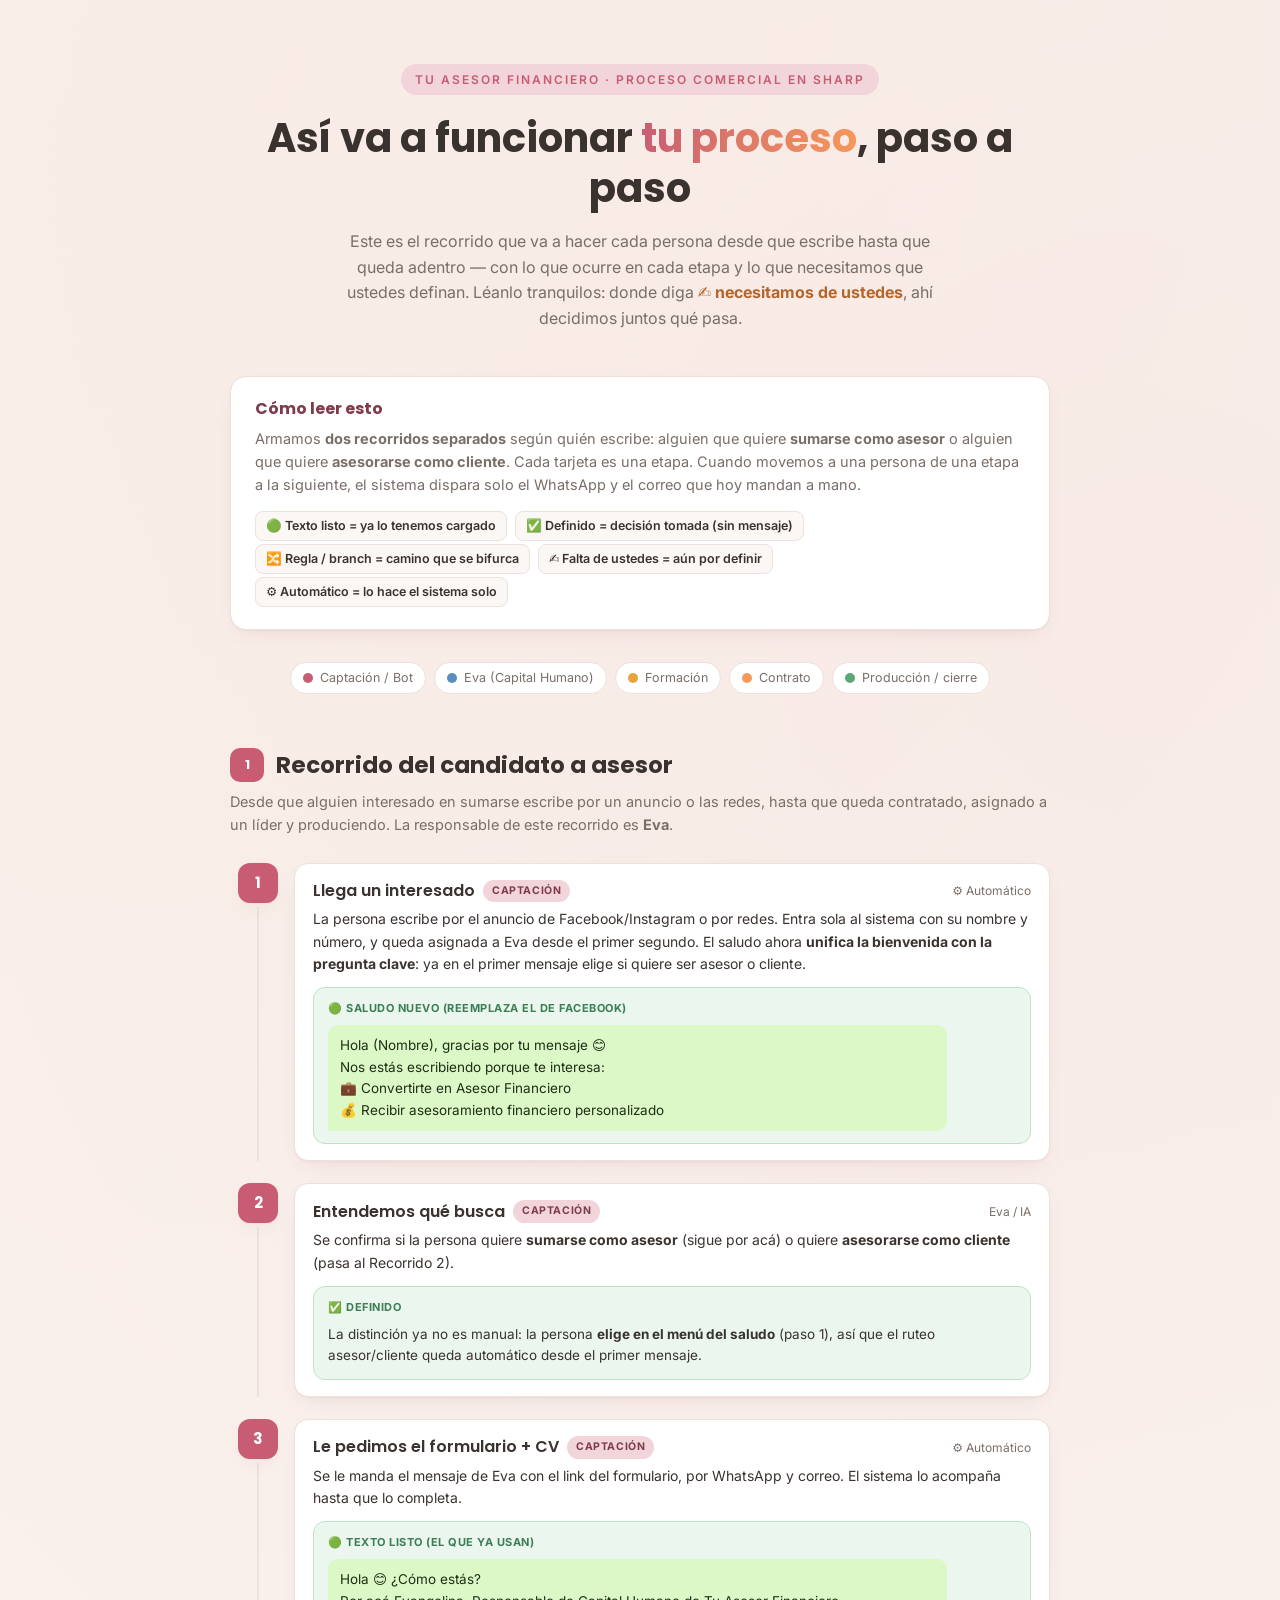
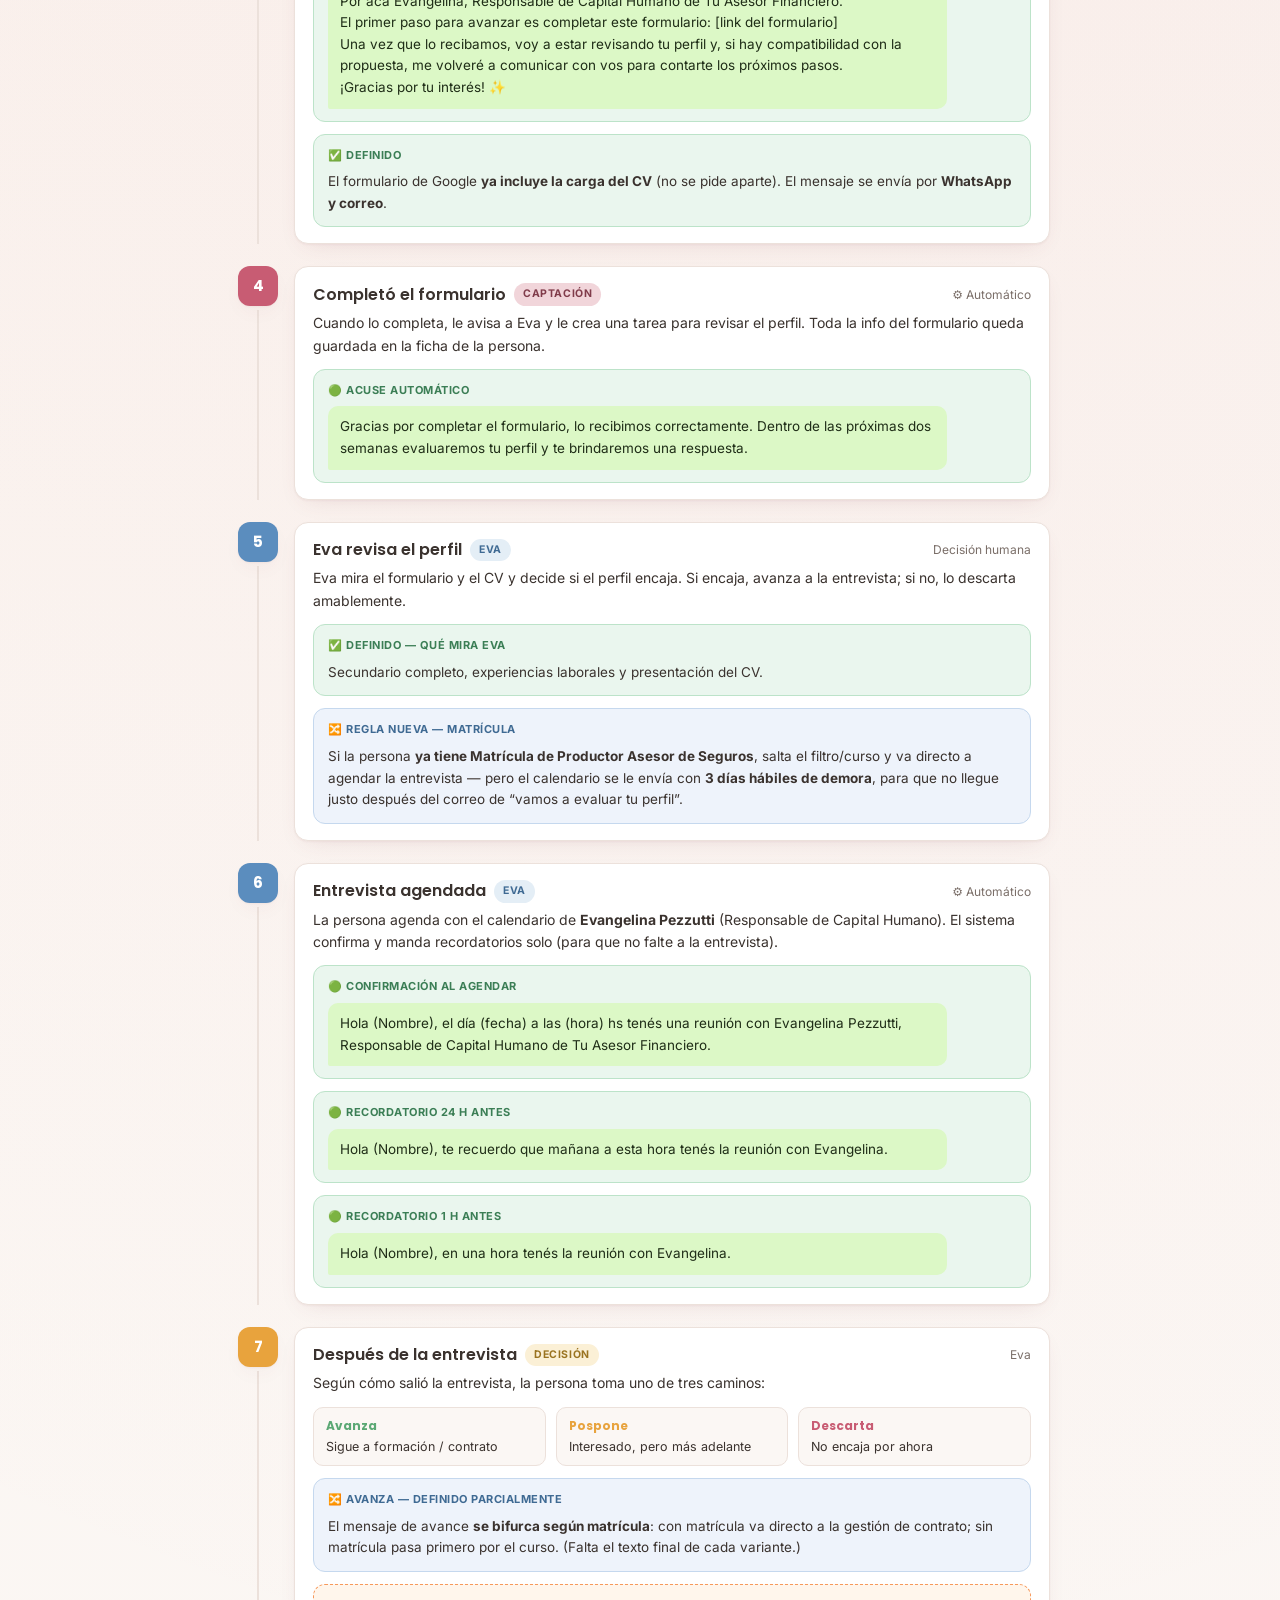
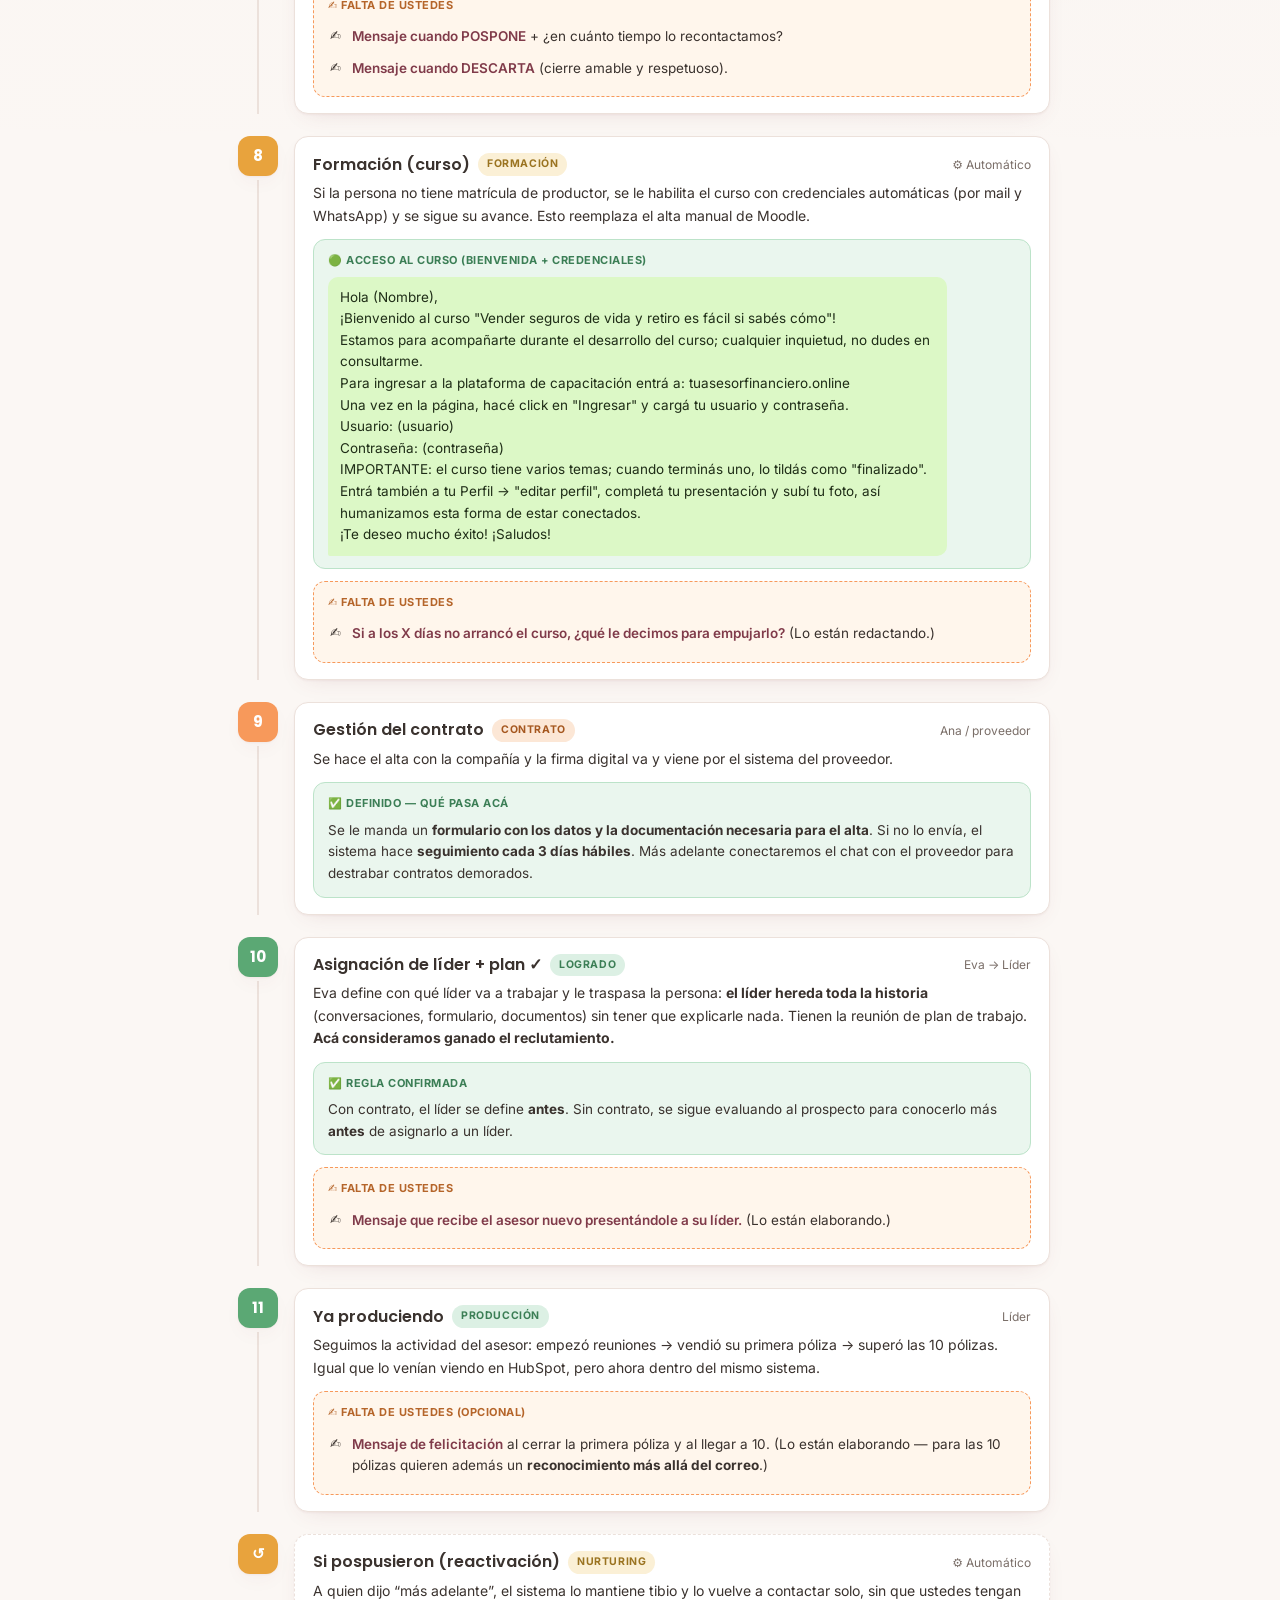
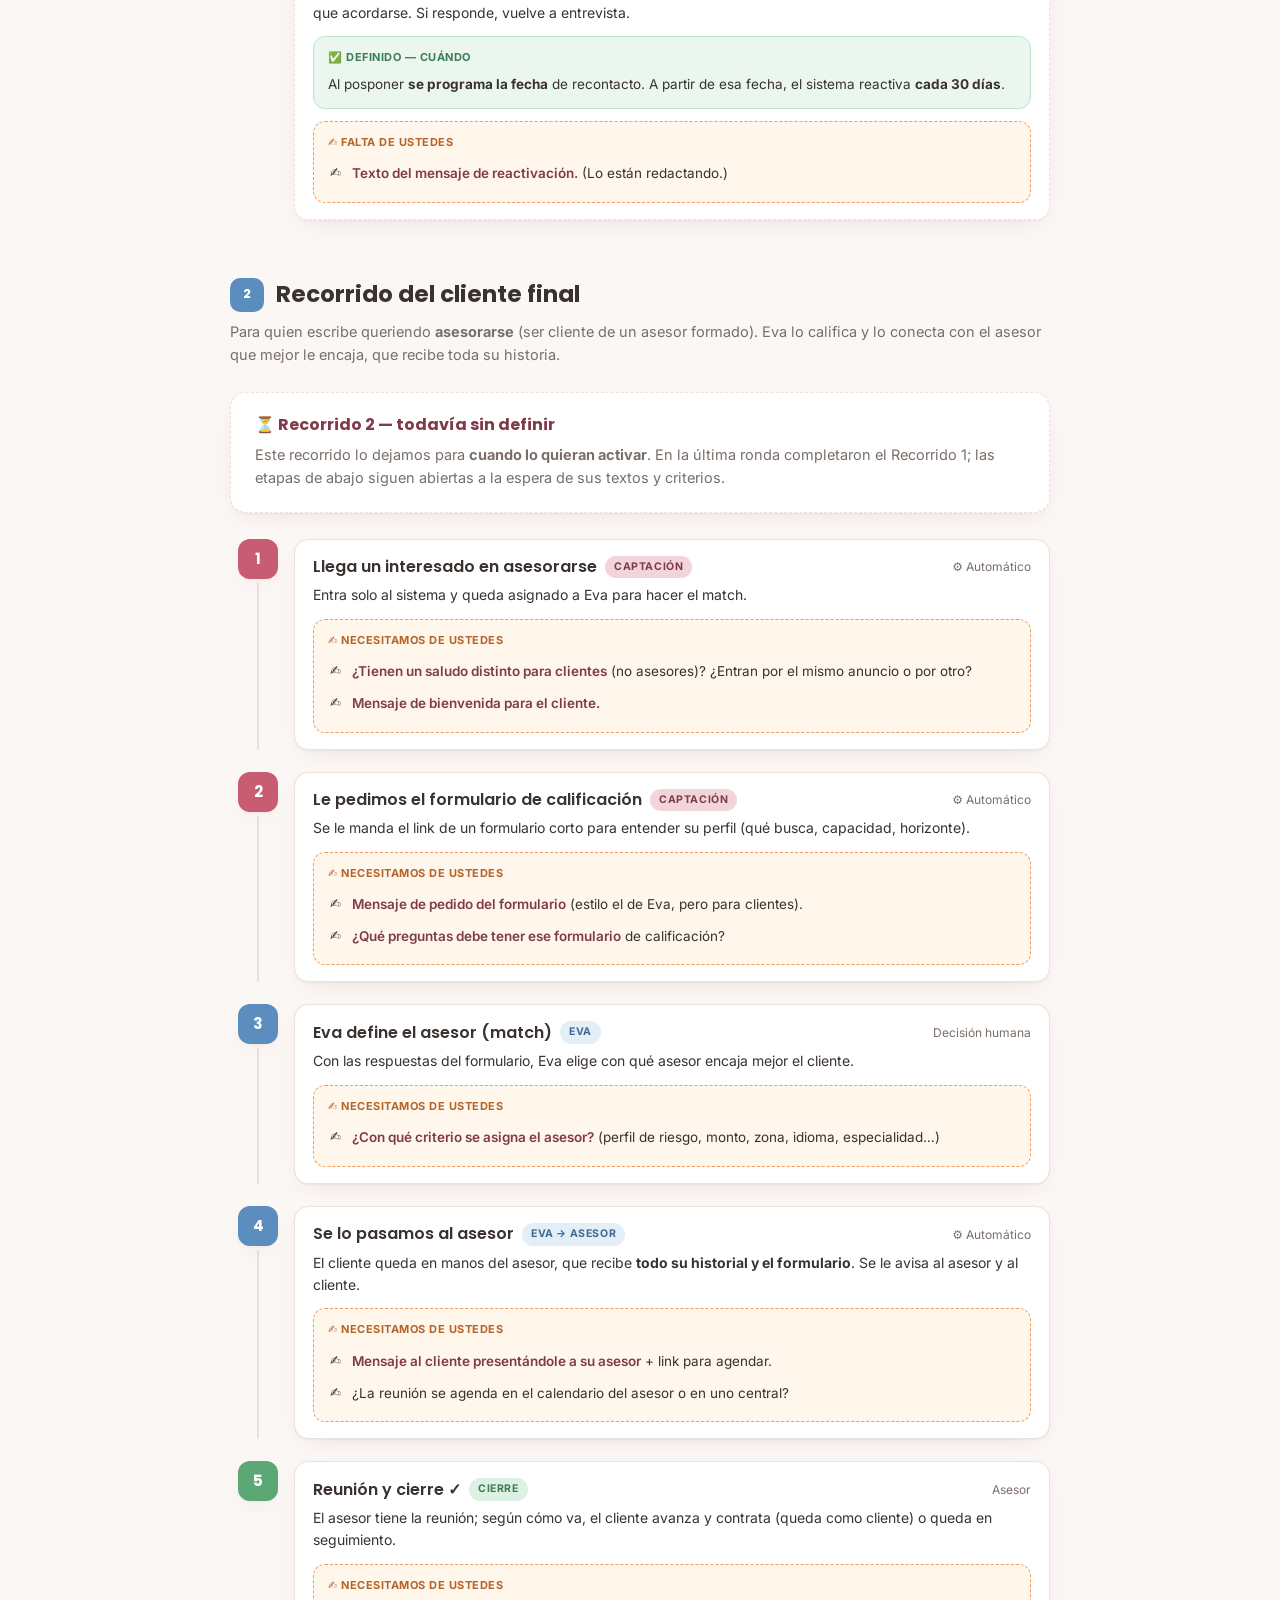
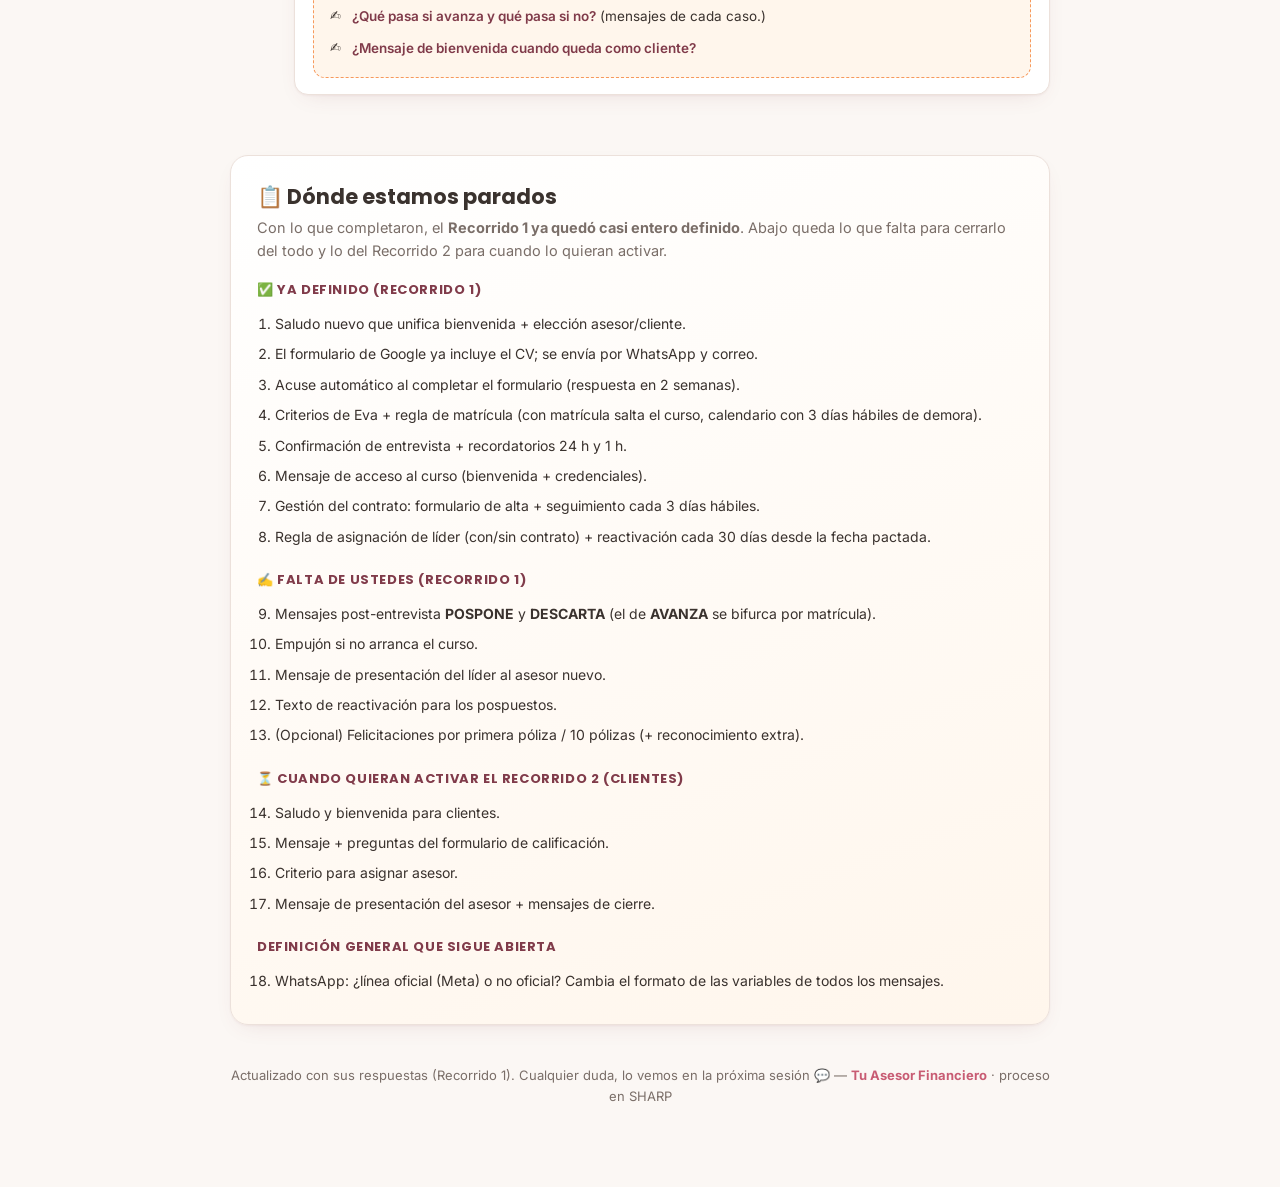
<file: blueprint.html>
<!DOCTYPE html>
<html lang="es">
<head>
<meta charset="UTF-8">
<meta name="viewport" content="width=device-width, initial-scale=1.0">
<title>Tu Asesor Financiero — Cómo va a funcionar tu proceso en SHARP</title>
<link rel="preconnect" href="https://fonts.googleapis.com">
<link rel="preconnect" href="https://fonts.gstatic.com" crossorigin>
<link href="https://fonts.googleapis.com/css2?family=Poppins:wght@500;600;700&family=Inter:wght@400;500;600&display=swap" rel="stylesheet">
<style>
  :root{
    --coral:#C85C73; --coral-d:#803B4A; --coral-l:#F1D5DA;
    --naranja:#F7995B; --amarillo:#E8A33D; --verde:#5BA874; --azul:#5B8DBE;
    --ink:#3A322E; --ink-soft:#7A6E68; --line:#ECE1DB;
    --cream:#FBF7F4; --white:#ffffff;
    --shadow:0 1px 2px rgba(128,59,74,.05), 0 8px 24px -12px rgba(128,59,74,.18);
  }
  *{box-sizing:border-box;margin:0;padding:0}
  body{font-family:'Inter',system-ui,sans-serif;background:var(--cream);color:var(--ink);line-height:1.6;
    background-image:radial-gradient(circle at 12% 0%, rgba(247,153,91,.06), transparent 45%),radial-gradient(circle at 90% 8%, rgba(200,92,115,.06), transparent 40%);}
  .wrap{max-width:860px;margin:0 auto;padding:40px 20px 80px}
  h1,h2,h3{font-family:'Poppins',sans-serif;line-height:1.25}
  /* HERO */
  .hero{text-align:center;padding:24px 0 12px}
  .kicker{display:inline-block;font-size:12px;font-weight:600;letter-spacing:2px;text-transform:uppercase;color:var(--coral);background:var(--coral-l);padding:6px 14px;border-radius:999px;margin-bottom:18px}
  h1{font-size:clamp(28px,5vw,40px);font-weight:700;color:var(--ink)}
  h1 .g{background:linear-gradient(100deg,var(--coral),var(--naranja));-webkit-background-clip:text;background-clip:text;-webkit-text-fill-color:transparent}
  .sub{font-size:16px;color:var(--ink-soft);max-width:620px;margin:16px auto 0}
  /* CALLOUT intro */
  .how{background:var(--white);border:1px solid var(--line);border-radius:16px;padding:22px 24px;margin:32px 0;box-shadow:var(--shadow)}
  .how h3{font-size:16px;margin-bottom:8px;color:var(--coral-d)}
  .how p{font-size:14.5px;color:var(--ink-soft)}
  .how .pill{display:inline-flex;align-items:center;gap:6px;font-size:12.5px;font-weight:600;color:var(--ink);background:var(--cream);border:1px solid var(--line);border-radius:8px;padding:4px 10px;margin:3px 4px 0 0}
  /* legend */
  .legend{display:flex;flex-wrap:wrap;gap:8px;justify-content:center;margin:20px 0 8px}
  .legend span{display:inline-flex;align-items:center;gap:7px;font-size:12.5px;color:var(--ink-soft);background:var(--white);border:1px solid var(--line);border-radius:999px;padding:5px 12px}
  .dot{width:10px;height:10px;border-radius:50%;display:inline-block}
  /* pipeline header */
  .pl-head{margin:54px 0 8px;display:flex;align-items:center;gap:12px;flex-wrap:wrap}
  .pl-badge{font-family:'Poppins';font-weight:700;font-size:13px;color:var(--white);background:var(--coral);width:34px;height:34px;border-radius:10px;display:grid;place-items:center;flex:none}
  .pl-head h2{font-size:23px;font-weight:700}
  .pl-desc{font-size:14.5px;color:var(--ink-soft);margin:2px 0 26px}
  /* timeline */
  .tl{position:relative;padding-left:8px}
  .stage{position:relative;display:flex;gap:16px;padding-bottom:18px}
  .stage:last-child{padding-bottom:0}
  .rail{flex:none;display:flex;flex-direction:column;align-items:center;width:40px}
  .num{width:40px;height:40px;border-radius:12px;display:grid;place-items:center;font-family:'Poppins';font-weight:700;font-size:15px;color:var(--white);box-shadow:var(--shadow);z-index:1}
  .line{flex:1;width:2px;background:var(--line);margin:4px 0}
  .stage:last-child .line{display:none}
  .card{flex:1;background:var(--white);border:1px solid var(--line);border-radius:14px;padding:16px 18px;box-shadow:var(--shadow);margin-bottom:4px}
  .card-top{display:flex;align-items:center;gap:8px;flex-wrap:wrap;margin-bottom:6px}
  .card h3{font-size:16px;font-weight:600}
  .zona{font-size:10.5px;font-weight:700;text-transform:uppercase;letter-spacing:.6px;padding:3px 9px;border-radius:999px}
  .who{font-size:12px;color:var(--ink-soft);margin-left:auto}
  .ocurre{font-size:14px;color:var(--ink);margin-bottom:4px}
  /* message bubble (texto real) */
  .msg{margin-top:12px;border-radius:12px;padding:12px 14px;font-size:13.5px;position:relative}
  .msg.ready{background:#EAF6EE;border:1px solid #BCE3C9}
  .msg.ready .lbl{color:#3B7E55}
  .msg .lbl{display:flex;align-items:center;gap:6px;font-size:11px;font-weight:700;text-transform:uppercase;letter-spacing:.5px;margin-bottom:7px}
  .bubble{background:#DCF8C6;border-radius:10px 10px 10px 2px;padding:10px 12px;color:#1f2d17;font-size:13.5px;white-space:pre-line;max-width:90%}
  .msg .note{font-size:13.5px;color:var(--ink)}
  /* regla / branch */
  .msg.rule{background:#EEF3FB;border:1px solid #C5D8EE}
  .msg.rule .lbl{color:#3F6A93}
  /* ask (necesitamos) */
  .msg.ask{background:#FFF6EC;border:1px dashed var(--naranja)}
  .msg.ask .lbl{color:#B5652A}
  .msg.ask ul{margin:2px 0 0 2px;list-style:none}
  .msg.ask li{font-size:13.5px;color:var(--ink);padding:5px 0 5px 22px;position:relative}
  .msg.ask li::before{content:'✍️';position:absolute;left:0;top:4px;font-size:13px}
  .msg.ask .q{font-weight:600;color:var(--coral-d)}
  .msg.none{background:var(--cream);border:1px solid var(--line);color:var(--ink-soft);font-size:13px}
  .msg.none .lbl{color:var(--ink-soft)}
  /* salidas */
  .outs{display:flex;gap:10px;flex-wrap:wrap;margin-top:12px}
  .out{font-size:12.5px;border-radius:10px;padding:8px 12px;border:1px solid var(--line);background:var(--cream);flex:1;min-width:150px}
  .out b{display:block;font-family:'Poppins';font-size:12px;margin-bottom:2px}
  .out.win b{color:var(--verde)} .out.lost b{color:var(--coral)} .out.posp b{color:var(--amarillo)}
  /* checklist final */
  .check{background:linear-gradient(160deg,#fff,#FFF6EC);border:1px solid var(--line);border-radius:18px;padding:28px 26px;margin-top:56px;box-shadow:var(--shadow)}
  .check h2{font-size:21px;margin-bottom:6px}
  .check .lead{font-size:14.5px;color:var(--ink-soft);margin-bottom:18px}
  .check h4{font-family:'Poppins';font-size:13px;color:var(--coral-d);text-transform:uppercase;letter-spacing:.6px;margin:18px 0 8px}
  .check ol{margin-left:18px}
  .check li{font-size:14px;padding:4px 0}
  .foot{text-align:center;color:var(--ink-soft);font-size:13px;margin-top:40px}
  .foot b{color:var(--coral)}
  @media(max-width:560px){
    .wrap{padding:28px 14px 60px}
    .who{margin-left:0;width:100%}
    .rail{width:34px}.num{width:34px;height:34px;font-size:13px}
    .bubble{max-width:100%}
  }
</style>
</head>
<body>
<div class="wrap">

  <div class="hero">
    <span class="kicker">Tu Asesor Financiero · Proceso comercial en SHARP</span>
    <h1>Así va a funcionar <span class="g">tu proceso</span>, paso a paso</h1>
    <p class="sub">Este es el recorrido que va a hacer cada persona desde que escribe hasta que queda adentro — con lo que ocurre en cada etapa y lo que necesitamos que ustedes definan. Léanlo tranquilos: donde diga <b style="color:#B5652A">✍️ necesitamos de ustedes</b>, ahí decidimos juntos qué pasa.</p>
  </div>

  <div class="how">
    <h3>Cómo leer esto</h3>
    <p>Armamos <b>dos recorridos separados</b> según quién escribe: alguien que quiere <b>sumarse como asesor</b> o alguien que quiere <b>asesorarse como cliente</b>. Cada tarjeta es una etapa. Cuando movemos a una persona de una etapa a la siguiente, el sistema dispara solo el WhatsApp y el correo que hoy mandan a mano.</p>
    <div style="margin-top:12px">
      <span class="pill">🟢 Texto listo = ya lo tenemos cargado</span>
      <span class="pill">✅ Definido = decisión tomada (sin mensaje)</span>
      <span class="pill">🔀 Regla / branch = camino que se bifurca</span>
      <span class="pill">✍️ Falta de ustedes = aún por definir</span>
      <span class="pill">⚙️ Automático = lo hace el sistema solo</span>
    </div>
  </div>

  <div class="legend">
    <span><i class="dot" style="background:var(--coral)"></i> Captación / Bot</span>
    <span><i class="dot" style="background:var(--azul)"></i> Eva (Capital Humano)</span>
    <span><i class="dot" style="background:var(--amarillo)"></i> Formación</span>
    <span><i class="dot" style="background:var(--naranja)"></i> Contrato</span>
    <span><i class="dot" style="background:var(--verde)"></i> Producción / cierre</span>
  </div>

  <!-- ============ PIPELINE 1 ============ -->
  <div class="pl-head">
    <div class="pl-badge">1</div>
    <h2>Recorrido del candidato a asesor</h2>
  </div>
  <p class="pl-desc">Desde que alguien interesado en sumarse escribe por un anuncio o las redes, hasta que queda contratado, asignado a un líder y produciendo. La responsable de este recorrido es <b>Eva</b>.</p>

  <div class="tl">

    <!-- 1 -->
    <div class="stage">
      <div class="rail"><div class="num" style="background:var(--coral)">1</div><div class="line"></div></div>
      <div class="card">
        <div class="card-top"><h3>Llega un interesado</h3><span class="zona" style="background:var(--coral-l);color:var(--coral-d)">Captación</span><span class="who">⚙️ Automático</span></div>
        <p class="ocurre">La persona escribe por el anuncio de Facebook/Instagram o por redes. Entra sola al sistema con su nombre y número, y queda asignada a Eva desde el primer segundo. El saludo ahora <b>unifica la bienvenida con la pregunta clave</b>: ya en el primer mensaje elige si quiere ser asesor o cliente.</p>
        <div class="msg ready">
          <div class="lbl">🟢 Saludo nuevo (reemplaza el de Facebook)</div>
          <div class="bubble">Hola (Nombre), gracias por tu mensaje 😊
Nos estás escribiendo porque te interesa:
💼 Convertirte en Asesor Financiero
💰 Recibir asesoramiento financiero personalizado</div>
        </div>
      </div>
    </div>

    <!-- 2 -->
    <div class="stage">
      <div class="rail"><div class="num" style="background:var(--coral)">2</div><div class="line"></div></div>
      <div class="card">
        <div class="card-top"><h3>Entendemos qué busca</h3><span class="zona" style="background:var(--coral-l);color:var(--coral-d)">Captación</span><span class="who">Eva / IA</span></div>
        <p class="ocurre">Se confirma si la persona quiere <b>sumarse como asesor</b> (sigue por acá) o quiere <b>asesorarse como cliente</b> (pasa al Recorrido 2).</p>
        <div class="msg ready">
          <div class="lbl">✅ Definido</div>
          <div class="note">La distinción ya no es manual: la persona <b>elige en el menú del saludo</b> (paso 1), así que el ruteo asesor/cliente queda automático desde el primer mensaje.</div>
        </div>
      </div>
    </div>

    <!-- 3 -->
    <div class="stage">
      <div class="rail"><div class="num" style="background:var(--coral)">3</div><div class="line"></div></div>
      <div class="card">
        <div class="card-top"><h3>Le pedimos el formulario + CV</h3><span class="zona" style="background:var(--coral-l);color:var(--coral-d)">Captación</span><span class="who">⚙️ Automático</span></div>
        <p class="ocurre">Se le manda el mensaje de Eva con el link del formulario, por WhatsApp y correo. El sistema lo acompaña hasta que lo completa.</p>
        <div class="msg ready">
          <div class="lbl">🟢 Texto listo (el que ya usan)</div>
          <div class="bubble">Hola 😊 ¿Cómo estás?
Por acá Evangelina, Responsable de Capital Humano de Tu Asesor Financiero.
El primer paso para avanzar es completar este formulario: [link del formulario]
Una vez que lo recibamos, voy a estar revisando tu perfil y, si hay compatibilidad con la propuesta, me volveré a comunicar con vos para contarte los próximos pasos.
¡Gracias por tu interés! ✨</div>
        </div>
        <div class="msg ready">
          <div class="lbl">✅ Definido</div>
          <div class="note">El formulario de Google <b>ya incluye la carga del CV</b> (no se pide aparte). El mensaje se envía por <b>WhatsApp y correo</b>.</div>
        </div>
      </div>
    </div>

    <!-- 4 -->
    <div class="stage">
      <div class="rail"><div class="num" style="background:var(--coral)">4</div><div class="line"></div></div>
      <div class="card">
        <div class="card-top"><h3>Completó el formulario</h3><span class="zona" style="background:var(--coral-l);color:var(--coral-d)">Captación</span><span class="who">⚙️ Automático</span></div>
        <p class="ocurre">Cuando lo completa, le avisa a Eva y le crea una tarea para revisar el perfil. Toda la info del formulario queda guardada en la ficha de la persona.</p>
        <div class="msg ready">
          <div class="lbl">🟢 Acuse automático</div>
          <div class="bubble">Gracias por completar el formulario, lo recibimos correctamente. Dentro de las próximas dos semanas evaluaremos tu perfil y te brindaremos una respuesta.</div>
        </div>
      </div>
    </div>

    <!-- 5 -->
    <div class="stage">
      <div class="rail"><div class="num" style="background:var(--azul)">5</div><div class="line"></div></div>
      <div class="card">
        <div class="card-top"><h3>Eva revisa el perfil</h3><span class="zona" style="background:#E4EEF6;color:#3F6A93">Eva</span><span class="who">Decisión humana</span></div>
        <p class="ocurre">Eva mira el formulario y el CV y decide si el perfil encaja. Si encaja, avanza a la entrevista; si no, lo descarta amablemente.</p>
        <div class="msg ready">
          <div class="lbl">✅ Definido — qué mira Eva</div>
          <div class="note">Secundario completo, experiencias laborales y presentación del CV.</div>
        </div>
        <div class="msg rule">
          <div class="lbl">🔀 Regla nueva — matrícula</div>
          <div class="note">Si la persona <b>ya tiene Matrícula de Productor Asesor de Seguros</b>, salta el filtro/curso y va directo a agendar la entrevista — pero el calendario se le envía con <b>3 días hábiles de demora</b>, para que no llegue justo después del correo de “vamos a evaluar tu perfil”.</div>
        </div>
      </div>
    </div>

    <!-- 6 -->
    <div class="stage">
      <div class="rail"><div class="num" style="background:var(--azul)">6</div><div class="line"></div></div>
      <div class="card">
        <div class="card-top"><h3>Entrevista agendada</h3><span class="zona" style="background:#E4EEF6;color:#3F6A93">Eva</span><span class="who">⚙️ Automático</span></div>
        <p class="ocurre">La persona agenda con el calendario de <b>Evangelina Pezzutti</b> (Responsable de Capital Humano). El sistema confirma y manda recordatorios solo (para que no falte a la entrevista).</p>
        <div class="msg ready">
          <div class="lbl">🟢 Confirmación al agendar</div>
          <div class="bubble">Hola (Nombre), el día (fecha) a las (hora) hs tenés una reunión con Evangelina Pezzutti, Responsable de Capital Humano de Tu Asesor Financiero.</div>
        </div>
        <div class="msg ready">
          <div class="lbl">🟢 Recordatorio 24 h antes</div>
          <div class="bubble">Hola (Nombre), te recuerdo que mañana a esta hora tenés la reunión con Evangelina.</div>
        </div>
        <div class="msg ready">
          <div class="lbl">🟢 Recordatorio 1 h antes</div>
          <div class="bubble">Hola (Nombre), en una hora tenés la reunión con Evangelina.</div>
        </div>
      </div>
    </div>

    <!-- 7 -->
    <div class="stage">
      <div class="rail"><div class="num" style="background:var(--amarillo)">7</div><div class="line"></div></div>
      <div class="card">
        <div class="card-top"><h3>Después de la entrevista</h3><span class="zona" style="background:#FBF0D6;color:#9A7320">Decisión</span><span class="who">Eva</span></div>
        <p class="ocurre">Según cómo salió la entrevista, la persona toma uno de tres caminos:</p>
        <div class="outs">
          <div class="out win"><b>Avanza</b>Sigue a formación / contrato</div>
          <div class="out posp"><b>Pospone</b>Interesado, pero más adelante</div>
          <div class="out lost"><b>Descarta</b>No encaja por ahora</div>
        </div>
        <div class="msg rule">
          <div class="lbl">🔀 Avanza — definido parcialmente</div>
          <div class="note">El mensaje de avance <b>se bifurca según matrícula</b>: con matrícula va directo a la gestión de contrato; sin matrícula pasa primero por el curso. (Falta el texto final de cada variante.)</div>
        </div>
        <div class="msg ask">
          <div class="lbl">✍️ Falta de ustedes</div>
          <ul>
            <li><span class="q">Mensaje cuando POSPONE</span> + ¿en cuánto tiempo lo recontactamos?</li>
            <li><span class="q">Mensaje cuando DESCARTA</span> (cierre amable y respetuoso).</li>
          </ul>
        </div>
      </div>
    </div>

    <!-- 8 -->
    <div class="stage">
      <div class="rail"><div class="num" style="background:var(--amarillo)">8</div><div class="line"></div></div>
      <div class="card">
        <div class="card-top"><h3>Formación (curso)</h3><span class="zona" style="background:#FBF0D6;color:#9A7320">Formación</span><span class="who">⚙️ Automático</span></div>
        <p class="ocurre">Si la persona no tiene matrícula de productor, se le habilita el curso con credenciales automáticas (por mail y WhatsApp) y se sigue su avance. Esto reemplaza el alta manual de Moodle.</p>
        <div class="msg ready">
          <div class="lbl">🟢 Acceso al curso (bienvenida + credenciales)</div>
          <div class="bubble">Hola (Nombre),
¡Bienvenido al curso "Vender seguros de vida y retiro es fácil si sabés cómo"!
Estamos para acompañarte durante el desarrollo del curso; cualquier inquietud, no dudes en consultarme.
Para ingresar a la plataforma de capacitación entrá a: tuasesorfinanciero.online
Una vez en la página, hacé click en "Ingresar" y cargá tu usuario y contraseña.
Usuario: (usuario)
Contraseña: (contraseña)
IMPORTANTE: el curso tiene varios temas; cuando terminás uno, lo tildás como "finalizado". Entrá también a tu Perfil → "editar perfil", completá tu presentación y subí tu foto, así humanizamos esta forma de estar conectados.
¡Te deseo mucho éxito! ¡Saludos!</div>
        </div>
        <div class="msg ask">
          <div class="lbl">✍️ Falta de ustedes</div>
          <ul><li><span class="q">Si a los X días no arrancó el curso, ¿qué le decimos para empujarlo?</span> (Lo están redactando.)</li></ul>
        </div>
      </div>
    </div>

    <!-- 9 -->
    <div class="stage">
      <div class="rail"><div class="num" style="background:var(--naranja)">9</div><div class="line"></div></div>
      <div class="card">
        <div class="card-top"><h3>Gestión del contrato</h3><span class="zona" style="background:#FCE7D6;color:#A5571F">Contrato</span><span class="who">Ana / proveedor</span></div>
        <p class="ocurre">Se hace el alta con la compañía y la firma digital va y viene por el sistema del proveedor.</p>
        <div class="msg ready">
          <div class="lbl">✅ Definido — qué pasa acá</div>
          <div class="note">Se le manda un <b>formulario con los datos y la documentación necesaria para el alta</b>. Si no lo envía, el sistema hace <b>seguimiento cada 3 días hábiles</b>. Más adelante conectaremos el chat con el proveedor para destrabar contratos demorados.</div>
        </div>
      </div>
    </div>

    <!-- 10 -->
    <div class="stage">
      <div class="rail"><div class="num" style="background:var(--verde)">10</div><div class="line"></div></div>
      <div class="card">
        <div class="card-top"><h3>Asignación de líder + plan ✓</h3><span class="zona" style="background:#DCF0E4;color:#3B7E55">Logrado</span><span class="who">Eva → Líder</span></div>
        <p class="ocurre">Eva define con qué líder va a trabajar y le traspasa la persona: <b>el líder hereda toda la historia</b> (conversaciones, formulario, documentos) sin tener que explicarle nada. Tienen la reunión de plan de trabajo. <b>Acá consideramos ganado el reclutamiento.</b></p>
        <div class="msg ready">
          <div class="lbl">✅ Regla confirmada</div>
          <div class="note">Con contrato, el líder se define <b>antes</b>. Sin contrato, se sigue evaluando al prospecto para conocerlo más <b>antes</b> de asignarlo a un líder.</div>
        </div>
        <div class="msg ask">
          <div class="lbl">✍️ Falta de ustedes</div>
          <ul><li><span class="q">Mensaje que recibe el asesor nuevo presentándole a su líder.</span> (Lo están elaborando.)</li></ul>
        </div>
      </div>
    </div>

    <!-- 11 -->
    <div class="stage">
      <div class="rail"><div class="num" style="background:var(--verde)">11</div><div class="line"></div></div>
      <div class="card">
        <div class="card-top"><h3>Ya produciendo</h3><span class="zona" style="background:#DCF0E4;color:#3B7E55">Producción</span><span class="who">Líder</span></div>
        <p class="ocurre">Seguimos la actividad del asesor: empezó reuniones → vendió su primera póliza → superó las 10 pólizas. Igual que lo venían viendo en HubSpot, pero ahora dentro del mismo sistema.</p>
        <div class="msg ask">
          <div class="lbl">✍️ Falta de ustedes (opcional)</div>
          <ul><li><span class="q">Mensaje de felicitación</span> al cerrar la primera póliza y al llegar a 10. (Lo están elaborando — para las 10 pólizas quieren además un <b>reconocimiento más allá del correo</b>.)</li></ul>
        </div>
      </div>
    </div>

    <!-- pospuesto -->
    <div class="stage">
      <div class="rail"><div class="num" style="background:var(--amarillo)">↺</div></div>
      <div class="card" style="border-style:dashed">
        <div class="card-top"><h3>Si pospusieron (reactivación)</h3><span class="zona" style="background:#FBF0D6;color:#9A7320">Nurturing</span><span class="who">⚙️ Automático</span></div>
        <p class="ocurre">A quien dijo “más adelante”, el sistema lo mantiene tibio y lo vuelve a contactar solo, sin que ustedes tengan que acordarse. Si responde, vuelve a entrevista.</p>
        <div class="msg ready">
          <div class="lbl">✅ Definido — cuándo</div>
          <div class="note">Al posponer <b>se programa la fecha</b> de recontacto. A partir de esa fecha, el sistema reactiva <b>cada 30 días</b>.</div>
        </div>
        <div class="msg ask">
          <div class="lbl">✍️ Falta de ustedes</div>
          <ul><li><span class="q">Texto del mensaje de reactivación.</span> (Lo están redactando.)</li></ul>
        </div>
      </div>
    </div>

  </div>

  <!-- ============ PIPELINE 2 ============ -->
  <div class="pl-head">
    <div class="pl-badge" style="background:var(--azul)">2</div>
    <h2>Recorrido del cliente final</h2>
  </div>
  <p class="pl-desc">Para quien escribe queriendo <b>asesorarse</b> (ser cliente de un asesor formado). Eva lo califica y lo conecta con el asesor que mejor le encaja, que recibe toda su historia.</p>
  <div class="how" style="margin:0 0 26px;border-style:dashed">
    <h3>⏳ Recorrido 2 — todavía sin definir</h3>
    <p>Este recorrido lo dejamos para <b>cuando lo quieran activar</b>. En la última ronda completaron el Recorrido 1; las etapas de abajo siguen abiertas a la espera de sus textos y criterios.</p>
  </div>

  <div class="tl">

    <!-- 1 -->
    <div class="stage">
      <div class="rail"><div class="num" style="background:var(--coral)">1</div><div class="line"></div></div>
      <div class="card">
        <div class="card-top"><h3>Llega un interesado en asesorarse</h3><span class="zona" style="background:var(--coral-l);color:var(--coral-d)">Captación</span><span class="who">⚙️ Automático</span></div>
        <p class="ocurre">Entra solo al sistema y queda asignado a Eva para hacer el match.</p>
        <div class="msg ask">
          <div class="lbl">✍️ Necesitamos de ustedes</div>
          <ul>
            <li><span class="q">¿Tienen un saludo distinto para clientes</span> (no asesores)? ¿Entran por el mismo anuncio o por otro?</li>
            <li><span class="q">Mensaje de bienvenida para el cliente.</span></li>
          </ul>
        </div>
      </div>
    </div>

    <!-- 2 -->
    <div class="stage">
      <div class="rail"><div class="num" style="background:var(--coral)">2</div><div class="line"></div></div>
      <div class="card">
        <div class="card-top"><h3>Le pedimos el formulario de calificación</h3><span class="zona" style="background:var(--coral-l);color:var(--coral-d)">Captación</span><span class="who">⚙️ Automático</span></div>
        <p class="ocurre">Se le manda el link de un formulario corto para entender su perfil (qué busca, capacidad, horizonte).</p>
        <div class="msg ask">
          <div class="lbl">✍️ Necesitamos de ustedes</div>
          <ul>
            <li><span class="q">Mensaje de pedido del formulario</span> (estilo el de Eva, pero para clientes).</li>
            <li><span class="q">¿Qué preguntas debe tener ese formulario</span> de calificación?</li>
          </ul>
        </div>
      </div>
    </div>

    <!-- 3 -->
    <div class="stage">
      <div class="rail"><div class="num" style="background:var(--azul)">3</div><div class="line"></div></div>
      <div class="card">
        <div class="card-top"><h3>Eva define el asesor (match)</h3><span class="zona" style="background:#E4EEF6;color:#3F6A93">Eva</span><span class="who">Decisión humana</span></div>
        <p class="ocurre">Con las respuestas del formulario, Eva elige con qué asesor encaja mejor el cliente.</p>
        <div class="msg ask">
          <div class="lbl">✍️ Necesitamos de ustedes</div>
          <ul><li><span class="q">¿Con qué criterio se asigna el asesor?</span> (perfil de riesgo, monto, zona, idioma, especialidad…)</li></ul>
        </div>
      </div>
    </div>

    <!-- 4 -->
    <div class="stage">
      <div class="rail"><div class="num" style="background:var(--azul)">4</div><div class="line"></div></div>
      <div class="card">
        <div class="card-top"><h3>Se lo pasamos al asesor</h3><span class="zona" style="background:#E4EEF6;color:#3F6A93">Eva → Asesor</span><span class="who">⚙️ Automático</span></div>
        <p class="ocurre">El cliente queda en manos del asesor, que recibe <b>todo su historial y el formulario</b>. Se le avisa al asesor y al cliente.</p>
        <div class="msg ask">
          <div class="lbl">✍️ Necesitamos de ustedes</div>
          <ul>
            <li><span class="q">Mensaje al cliente presentándole a su asesor</span> + link para agendar.</li>
            <li>¿La reunión se agenda en el calendario del asesor o en uno central?</li>
          </ul>
        </div>
      </div>
    </div>

    <!-- 5 -->
    <div class="stage">
      <div class="rail"><div class="num" style="background:var(--verde)">5</div><div class="line"></div></div>
      <div class="card">
        <div class="card-top"><h3>Reunión y cierre ✓</h3><span class="zona" style="background:#DCF0E4;color:#3B7E55">Cierre</span><span class="who">Asesor</span></div>
        <p class="ocurre">El asesor tiene la reunión; según cómo va, el cliente avanza y contrata (queda como cliente) o queda en seguimiento.</p>
        <div class="msg ask">
          <div class="lbl">✍️ Necesitamos de ustedes</div>
          <ul>
            <li><span class="q">¿Qué pasa si avanza y qué pasa si no?</span> (mensajes de cada caso.)</li>
            <li><span class="q">¿Mensaje de bienvenida cuando queda como cliente?</span></li>
          </ul>
        </div>
      </div>
    </div>

  </div>

  <!-- ============ CHECKLIST ============ -->
  <div class="check">
    <h2>📋 Dónde estamos parados</h2>
    <p class="lead">Con lo que completaron, el <b>Recorrido 1 ya quedó casi entero definido</b>. Abajo queda lo que falta para cerrarlo del todo y lo del Recorrido 2 para cuando lo quieran activar.</p>

    <h4>✅ Ya definido (Recorrido 1)</h4>
    <ol>
      <li>Saludo nuevo que unifica bienvenida + elección asesor/cliente.</li>
      <li>El formulario de Google ya incluye el CV; se envía por WhatsApp y correo.</li>
      <li>Acuse automático al completar el formulario (respuesta en 2 semanas).</li>
      <li>Criterios de Eva + regla de matrícula (con matrícula salta el curso, calendario con 3 días hábiles de demora).</li>
      <li>Confirmación de entrevista + recordatorios 24 h y 1 h.</li>
      <li>Mensaje de acceso al curso (bienvenida + credenciales).</li>
      <li>Gestión del contrato: formulario de alta + seguimiento cada 3 días hábiles.</li>
      <li>Regla de asignación de líder (con/sin contrato) + reactivación cada 30 días desde la fecha pactada.</li>
    </ol>

    <h4>✍️ Falta de ustedes (Recorrido 1)</h4>
    <ol start="9">
      <li>Mensajes post-entrevista <b>POSPONE</b> y <b>DESCARTA</b> (el de <b>AVANZA</b> se bifurca por matrícula).</li>
      <li>Empujón si no arranca el curso.</li>
      <li>Mensaje de presentación del líder al asesor nuevo.</li>
      <li>Texto de reactivación para los pospuestos.</li>
      <li>(Opcional) Felicitaciones por primera póliza / 10 pólizas (+ reconocimiento extra).</li>
    </ol>

    <h4>⏳ Cuando quieran activar el Recorrido 2 (clientes)</h4>
    <ol start="14">
      <li>Saludo y bienvenida para clientes.</li>
      <li>Mensaje + preguntas del formulario de calificación.</li>
      <li>Criterio para asignar asesor.</li>
      <li>Mensaje de presentación del asesor + mensajes de cierre.</li>
    </ol>

    <h4>Definición general que sigue abierta</h4>
    <ol start="18">
      <li>WhatsApp: ¿línea oficial (Meta) o no oficial? Cambia el formato de las variables de todos los mensajes.</li>
    </ol>
  </div>

  <p class="foot">Actualizado con sus respuestas (Recorrido 1). Cualquier duda, lo vemos en la próxima sesión 💬 — <b>Tu Asesor Financiero</b> · proceso en SHARP</p>

</div>
</body>
</html>
</file>
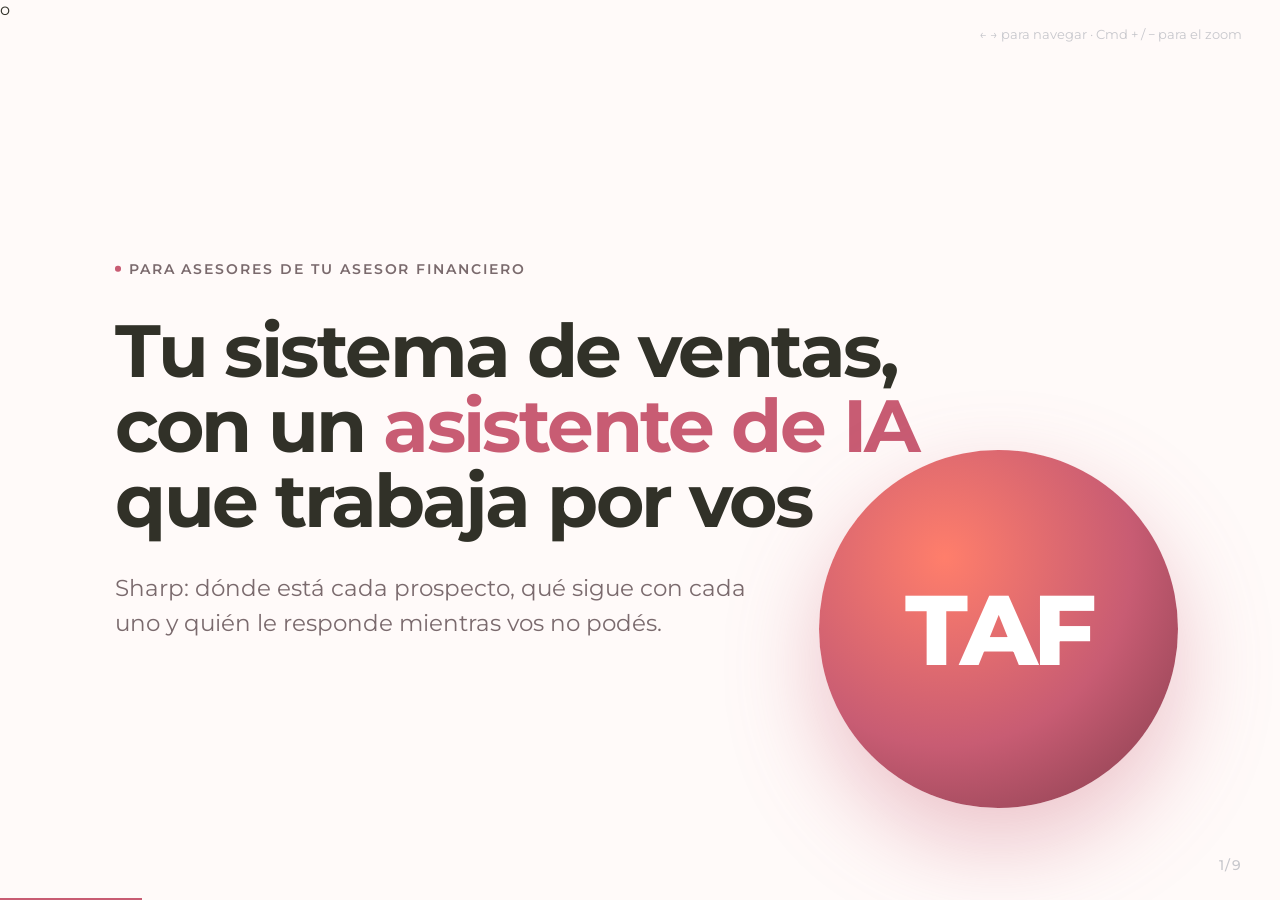
<file: sharp/asesores.html>
o <!DOCTYPE html>
<html lang="es">
<head>
<meta charset="utf-8">
<meta name="viewport" content="width=device-width, initial-scale=1">
<title>Sharp · Tu asistente de ventas</title>
<link rel="preconnect" href="https://fonts.googleapis.com">
<link href="https://fonts.googleapis.com/css2?family=Montserrat:wght@400;500;600;700;800&display=swap" rel="stylesheet">
<link rel="stylesheet" href="deck.css">
<style>
:root{
  --bg:#fffaf9;--ink:#313128;--dim:#7a6a6d;--hair:#ecd9dd;
  --accent:#C85C73;--dark:#803B4A;--light:#F1D5DA;--coral:#FF7E6B;--yellow:#EDBF4D;--green:#3f9e6b;--violet:#7c3aed;
  --font:"Montserrat",-apple-system,BlinkMacSystemFont,"Helvetica Neue",Arial,sans-serif;
}
#bar{background:var(--accent)}
h1,h2{color:var(--ink)}
h2 em,h1 em{font-style:normal;color:var(--accent)}
.note{font-size:1.5vh;color:var(--dim);margin-top:2.4vh}
.pill{display:inline-block;font-size:1.3vh;font-weight:700;letter-spacing:.08em;text-transform:uppercase;padding:.6vh 1vw;border-radius:99vh;background:var(--light);color:var(--dark)}
.pill.ej{background:#fff3cf;color:#8a6a10}

/* portada */
.cover-art{position:absolute;right:8vw;top:50%;transform:translateY(-50%);width:28vw}
.cover-art .ring{width:100%;aspect-ratio:1;border-radius:50%;background:radial-gradient(circle at 35% 30%,var(--coral),var(--accent) 55%,var(--dark));box-shadow:0 4vh 10vh rgba(200,92,115,.35);display:flex;align-items:center;justify-content:center}
.cover-art .ring b{font-size:11vh;color:#fff;letter-spacing:-.05em;font-weight:800}

/* chat */
.live{display:grid;grid-template-columns:1fr 1fr;gap:3.4vw;margin-top:3.4vh;align-items:start}
.phone{background:#fff;border:1px solid var(--hair);border-radius:2.4vh;padding:2vh 1.4vw;box-shadow:0 2vh 5vh rgba(128,59,74,.08)}
.phone .hd{display:flex;align-items:center;gap:.9vw;padding-bottom:1.4vh;border-bottom:1px solid #f4e6e9;margin-bottom:1vh}
.phone .av{width:4.2vh;height:4.2vh;border-radius:50%;background:var(--accent);display:flex;align-items:center;justify-content:center;color:#fff;font-weight:800;font-size:1.9vh}
.phone .hd b{font-size:1.8vh}.phone .hd span{display:block;font-size:1.3vh;color:var(--dim)}
.msg{max-width:82%;font-size:1.6vh;line-height:1.4;padding:1.1vh 1vw;border-radius:1.4vh;margin:.9vh 0}
.msg.l{background:#f4f1ee;color:var(--ink)}
.msg.b{background:var(--light);color:var(--dark);margin-left:auto}
.fic{background:#fff;border:1px solid var(--hair);border-radius:2vh;padding:2.2vh 1.6vw}
.fic h3{font-size:1.8vh;font-weight:700;margin-bottom:1.4vh}
.fic .r{display:flex;justify-content:space-between;font-size:1.6vh;padding:1.1vh 0;border-top:1px solid #f4e6e9}
.fic .r span{color:var(--dim)}.fic .r b{font-weight:600}
.fic .ok{color:var(--green)}


.cols.c3{grid-template-columns:repeat(3,1fr)}
.cols p{font-size:1.7vh;line-height:1.45;color:var(--dim)}
.tag{display:inline-block;font-size:1.2vh;font-weight:700;letter-spacing:.1em;text-transform:uppercase;color:var(--accent);margin-bottom:.8vh}
.big{font-size:12vh;font-weight:800;letter-spacing:-.04em;color:var(--accent);line-height:1}
/* pipeline */
.kb{display:grid;grid-template-columns:repeat(5,1fr);gap:1vw;margin-top:3.4vh}
.kc{background:#f8efef;border-radius:1.6vh;padding:1.4vh .8vw;min-height:30vh}
.kc>b{display:block;font-size:1.25vh;letter-spacing:.12em;text-transform:uppercase;color:var(--dark);font-weight:700;margin-bottom:1.2vh}
.ca{background:#fff;border:1px solid var(--hair);border-radius:1.2vh;padding:1.1vh .7vw;margin-bottom:1vh;font-size:1.5vh;font-weight:600;box-shadow:0 .6vh 1.6vh rgba(128,59,74,.06)}
.ca small{display:block;font-weight:400;color:var(--dim);font-size:1.25vh;margin-top:.3vh}
.ca i{display:inline-block;font-style:normal;font-size:1.1vh;font-weight:700;color:#fff;background:var(--violet);border-radius:99vh;padding:.3vh .55vw;margin-top:.6vh}
.ca.w{border-color:var(--green)}
</style>
</head>
<body>
<div id="deck">

<section class="slide on" style="position:relative">
  <p class="kicker"><span class="dot"></span>Para asesores de Tu Asesor Financiero</p>
  <h1>Tu sistema de ventas,<br>con un <em>asistente de IA</em><br>que trabaja por vos</h1>
  <p class="lede">Sharp: dónde está cada prospecto, qué sigue con cada uno y quién le responde mientras vos no podés.</p>
  <div class="cover-art"><div class="ring"><b>TAF</b></div></div>
</section>

<section class="slide">
  <p class="kicker"><span class="dot"></span>El problema de siempre</p>
  <h2>Los prospectos se pierden<br>por <em>falta de seguimiento</em></h2>
  <div class="cols c3">
    <div><h3>Escriben y nadie contesta a tiempo</h3><p>Un mensaje de Instagram a las 22:00 se responde al otro día. Para entonces ya se enfrió.</p></div>
    <div><h3>Los datos quedan en mil lugares</h3><p>Anotaciones, chats, planillas, la memoria. Cuando hace falta algo, no aparece.</p></div>
    <div><h3>Nadie sabe qué viene después</h3><p>No hay un orden claro de a quién llamar hoy, a quién escribirle y a quién cerrar.</p></div>
  </div>
</section>

<section class="slide">
  <p class="kicker"><span class="dot"></span>Qué es Sharp</p>
  <h2>Un lugar donde está <em>todo tu negocio</em></h2>
  <div class="cols">
    <div><span class="tag">1</span><h3>Tus prospectos</h3><p>Cada persona con su historial, su teléfono y todo lo que se habló.</p></div>
    <div><span class="tag">2</span><h3>Tus mensajes</h3><p>Instagram, Facebook y WhatsApp en una sola bandeja.</p></div>
    <div><span class="tag">3</span><h3>Tu agenda</h3><p>El prospecto elige horario y le llega el recordatorio.</p></div>
    <div><span class="tag">4</span><h3>Tu asistente de IA</h3><p>Atiende, pregunta y completa la ficha por vos.</p></div>
  </div>
  <p class="note">No necesitás saber de tecnología. El sistema viene armado y listo para usar.</p>
</section>

<section class="slide">
  <p class="kicker"><span class="dot"></span>Tu pipeline</p>
  <h2>Ves en una pantalla <em>en qué está cada prospecto</em></h2>
  <div class="kb">
    <div class="kc"><b>Captación</b>
      <div class="ca">Laura G.<small>Instagram · hoy 22:10</small><i>IA ya respondió</i></div>
      <div class="ca">Martín R.<small>Facebook · hoy 18:45</small><i>Formulario enviado</i></div>
    </div>
    <div class="kc"><b>Calificación</b>
      <div class="ca">Sofía P.<small>Quiere ahorro para retiro</small><i>Ficha completa</i></div>
    </div>
    <div class="kc"><b>Reunión 1</b>
      <div class="ca w">Diego M.<small>Jueves 16:00</small><i>Recordatorio enviado</i></div>
      <div class="ca w">Carla T.<small>Viernes 10:00</small><i>Recordatorio enviado</i></div>
    </div>
    <div class="kc"><b>Reunión 2</b>
      <div class="ca">Julián A.<small>Protección familiar</small></div>
    </div>
    <div class="kc"><b>Cierre</b>
      <div class="ca w">Marta L.<small>Cliente · pedido de referidos</small></div>
    </div>
  </div>
  <p class="note">Ejemplo ilustrativo. Cada tarjeta se mueve sola cuando el prospecto avanza: no tenés que cargar nada a mano.</p>
</section>

<section class="slide">
  <p class="kicker"><span class="dot"></span>Tu agente de IA</p>
  <h2>Contesta al instante y <em>completa la ficha solo</em></h2>
  <div class="live">
    <div class="phone">
      <div class="hd"><div class="av">S</div><div><b>Asistente de [tu marca]</b><span>en línea</span></div></div>
      <div class="msg l">Hola, vi la publicación sobre planificación financiera</div>
      <div class="msg b">¡Hola! Soy el asistente de [tu marca]. Te hago 3 preguntas para orientarte: ¿qué te interesa más, protección familiar, ahorro o retiro?</div>
      <div class="msg l">Protección familiar</div>
      <div class="msg b">Perfecto. Te reservo una charla con [vos]: jueves 16:00 o viernes 10:00.</div>
    </div>
    <div class="fic">
      <span class="pill ej">Ejemplo ilustrativo</span>
      <h3 style="margin-top:1.4vh">La ficha se completa sola</h3>
      <div class="r"><span>Nombre</span><b>Laura G.</b></div>
      <div class="r"><span>Interés</span><b>Protección familiar</b></div>
      <div class="r"><span>Zona</span><b>Corrientes</b></div>
      <div class="r"><span>Disponibilidad</span><b>Jueves 16:00</b></div>
      <div class="r"><span>Calificación sugerida</span><b class="ok">Calificado · vos confirmás</b></div>
    </div>
  </div>
  <p class="note">Responde de día, de noche y los fines de semana. Cuando el prospecto necesita a una persona, te avisa y te pasa todo lo que se habló.</p>
</section>

<section class="slide">
  <p class="kicker"><span class="dot"></span>WhatsApp</p>
  <h2>Conectá <em>hasta 5 números</em> de WhatsApp</h2>
  <div class="cols c3">
    <div><div class="big">USD 20</div><p style="margin-top:1.6vh">por mes por la conexión oficial de WhatsApp a tu cuenta.</p></div>
    <div><h3>Hasta 5 números</h3><p>Podés conectar el tuyo y los de tu equipo, y todos los mensajes entran a la misma bandeja.</p></div>
    <div><h3>Todo ordenado</h3><p>Cada conversación queda en la ficha del prospecto, sin pasar capturas ni reenviar chats.</p></div>
  </div>
  <p class="note">Los mensajes que cobra Meta por WhatsApp se cotizan aparte.</p>
</section>

<section class="slide">
  <p class="kicker"><span class="dot"></span>No arrancás solo</p>
  <h2>Te acompañamos para que <em>lo uses de verdad</em></h2>
  <div class="cols c3">
    <div><h3>Soporte por WhatsApp</h3><p>Si algo no te sale o no entendés cómo se hace, escribís y te ayudamos.</p></div>
    <div><h3>Clase los jueves</h3><p>Un espacio fijo cada semana para sacar dudas y hacer consultas en vivo.</p></div>
    <div><h3>Todo viene armado</h3><p>El pipeline, el asistente y los mensajes ya están listos. Lo único que se cambia es tu marca.</p></div>
  </div>
</section>

<section class="slide">
  <p class="kicker"><span class="dot"></span>Lo que pagás</p>
  <h2>USD 60 por mes, <em>más la IA según uso</em></h2>
  <table class="mx" style="margin-top:4vh">
    <tr><th>Concepto</th><th>Qué incluye</th><th>Por mes</th></tr>
    <tr><td>Sharp</td><td>Pipeline, bandeja de mensajes, agenda y asistente de IA</td><td class="y">USD 40</td></tr>
    <tr><td>WhatsApp</td><td>Conexión oficial, hasta 5 números</td><td class="y">USD 20</td></tr>
    <tr><td>Soporte y clase</td><td>Soporte por WhatsApp y clase de los jueves</td><td class="y">Incluido</td></tr>
    <tr><td>Uso de la IA</td><td>Unos USD 0,008 por respuesta. Se carga un saldo de USD 10 que se usa hasta que se gasta</td><td>Según uso</td></tr>
  </table>
  <p class="note">Con 100 prospectos por mes, la IA cuesta unos USD 12. Precios de la plataforma sujetos a cambios del proveedor.</p>
</section>

<section class="slide">
  <p class="kicker"><span class="dot"></span>Cómo empezás</p>
  <h2>En <em>tres pasos</em></h2>
  <div class="cols c3">
    <div><h3>1 · Te armamos la cuenta</h3><p>Con el sistema listo y tu marca.</p></div>
    <div><h3>2 · Conectás tu WhatsApp</h3><p>Te guiamos paso a paso.</p></div>
    <div><h3>3 · Empezás a recibir prospectos</h3><p>El asistente atiende y vos entrás a vender.</p></div>
  </div>
  <p class="note">Los datos de ejemplo de esta presentación son ilustrativos.</p>
</section>

</div>
<div id="bar"></div><div id="num"></div><div id="hint">← → para navegar · Cmd + / − para el zoom</div>
<script src="deck.js"></script>
</body>
</html>
</file>
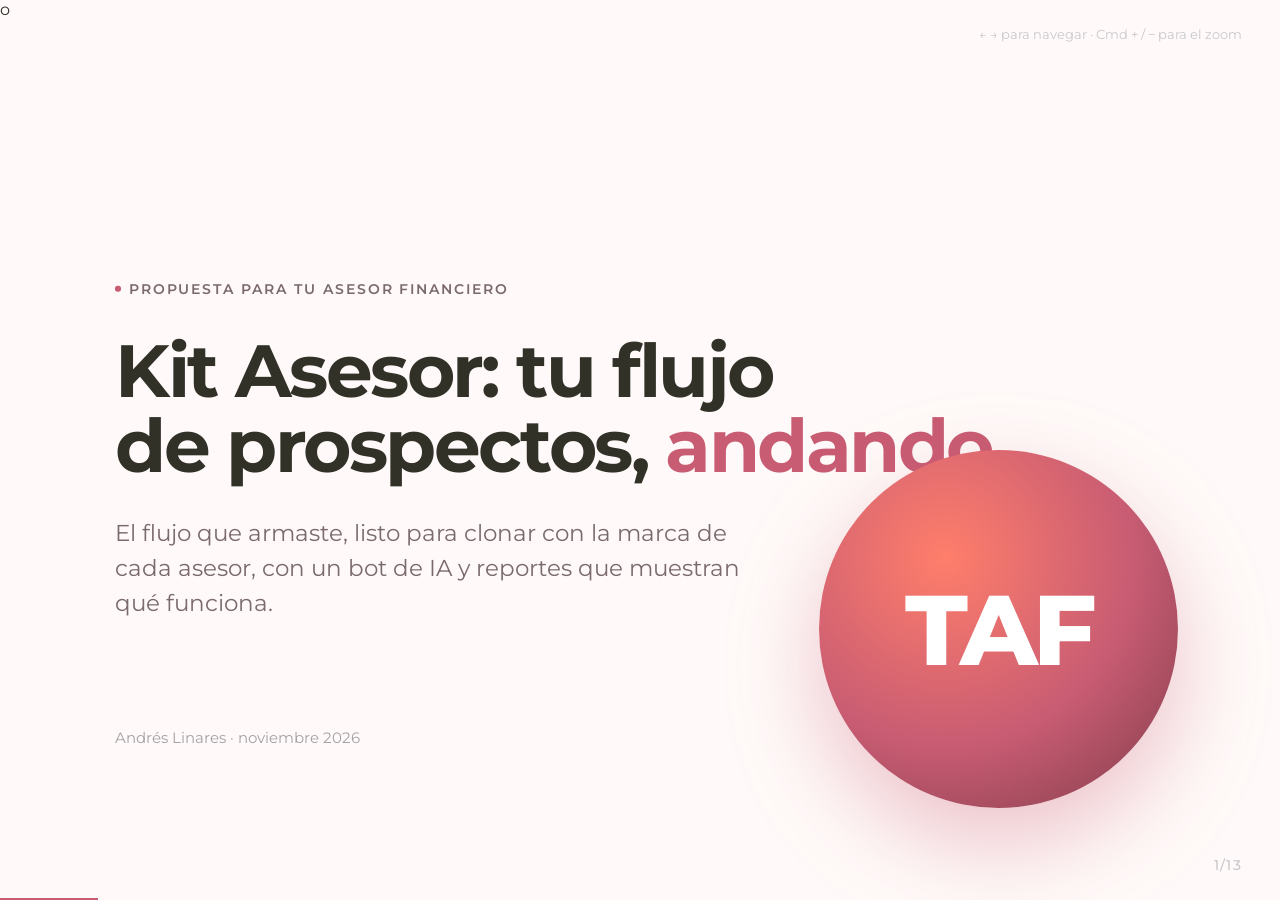
<file: sharp/kit-asesor.html>
o <!DOCTYPE html>
<html lang="es">
<head>
<meta charset="utf-8">
<meta name="viewport" content="width=device-width, initial-scale=1">
<title>TAF · Kit Asesor</title>
<link rel="preconnect" href="https://fonts.googleapis.com">
<link href="https://fonts.googleapis.com/css2?family=Montserrat:wght@400;500;600;700;800&display=swap" rel="stylesheet">
<link rel="stylesheet" href="deck.css">
<style>
:root{
  --bg:#fffaf9;--ink:#313128;--dim:#7a6a6d;--hair:#ecd9dd;
  --accent:#C85C73;--dark:#803B4A;--light:#F1D5DA;--coral:#FF7E6B;--yellow:#EDBF4D;--green:#3f9e6b;--violet:#7c3aed;
  --font:"Montserrat",-apple-system,BlinkMacSystemFont,"Helvetica Neue",Arial,sans-serif;
}
#bar{background:var(--accent)}
h1,h2{color:var(--ink)}
h2 em,h1 em{font-style:normal;color:var(--accent)}
.note{font-size:1.5vh;color:var(--dim);margin-top:2.4vh}
.pill{display:inline-block;font-size:1.3vh;font-weight:700;letter-spacing:.08em;text-transform:uppercase;padding:.6vh 1vw;border-radius:99vh;background:var(--light);color:var(--dark)}
.pill.ej{background:#fff3cf;color:#8a6a10}

/* portada */
.cover-art{position:absolute;right:8vw;top:50%;transform:translateY(-50%);width:28vw}
.cover-art .ring{width:100%;aspect-ratio:1;border-radius:50%;background:radial-gradient(circle at 35% 30%,var(--coral),var(--accent) 55%,var(--dark));box-shadow:0 4vh 10vh rgba(200,92,115,.35);display:flex;align-items:center;justify-content:center}
.cover-art .ring b{font-size:11vh;color:#fff;letter-spacing:-.05em;font-weight:800}

/* flujo */
.flow{display:grid;grid-template-columns:repeat(5,1fr);gap:1vw;margin-top:3.4vh}
.st{border-top:2px solid var(--hair);padding-top:1.6vh}
.st>b{display:block;font-size:1.3vh;letter-spacing:.14em;text-transform:uppercase;color:var(--accent);font-weight:700;margin-bottom:1.2vh}
.nd{font-size:1.5vh;line-height:1.35;border-radius:1.2vh;padding:1.2vh .8vw;margin-bottom:1vh;font-weight:600;text-align:center}
.nd small{display:block;font-weight:400;color:var(--dim);font-size:1.25vh;margin-top:.3vh}
.nd.tr{background:var(--light);border:1.5px solid var(--accent);border-radius:99vh}
.nd.au{background:#efe7dc;border:1px solid #d9cdbb}
.nd.wt{background:#fff;border:1.5px dashed #c9bcc0;color:#5d5a52}
.nd.dc{background:#efe7dc;border:1px solid #d9cdbb;clip-path:polygon(8% 0,92% 0,100% 50%,92% 100%,8% 100%,0 50%)}
.nd.cl{background:#e4efe7;border:1.5px solid var(--green);border-radius:99vh}
.nd.ds{background:#f1ecec;border:1px solid #b99;border-radius:99vh;color:#7a6a6d}
.nd.nw{background:#fff;border:1.5px solid var(--violet);color:var(--violet)}
.chip{display:inline-block;font-size:1.15vh;font-weight:700;letter-spacing:.06em;padding:.3vh .6vw;border-radius:99vh;color:#fff;margin-top:.5vh}
.chip.ia{background:var(--violet)}.chip.rp{background:#3b82f6}
.legend{display:flex;gap:1.6vw;flex-wrap:wrap;margin-top:1.6vh;font-size:1.4vh;color:var(--dim);align-items:center}

/* chat */
.live{display:grid;grid-template-columns:1fr 1fr;gap:3.4vw;margin-top:3.4vh;align-items:start}
.phone{background:#fff;border:1px solid var(--hair);border-radius:2.4vh;padding:2vh 1.4vw;box-shadow:0 2vh 5vh rgba(128,59,74,.08)}
.phone .hd{display:flex;align-items:center;gap:.9vw;padding-bottom:1.4vh;border-bottom:1px solid #f4e6e9;margin-bottom:1vh}
.phone .av{width:4.2vh;height:4.2vh;border-radius:50%;background:var(--accent);display:flex;align-items:center;justify-content:center;color:#fff;font-weight:800;font-size:1.9vh}
.phone .hd b{font-size:1.8vh}.phone .hd span{display:block;font-size:1.3vh;color:var(--dim)}
.msg{max-width:82%;font-size:1.6vh;line-height:1.4;padding:1.1vh 1vw;border-radius:1.4vh;margin:.9vh 0}
.msg.l{background:#f4f1ee;color:var(--ink)}
.msg.b{background:var(--light);color:var(--dark);margin-left:auto}
.fic{background:#fff;border:1px solid var(--hair);border-radius:2vh;padding:2.2vh 1.6vw}
.fic h3{font-size:1.8vh;font-weight:700;margin-bottom:1.4vh}
.fic .r{display:flex;justify-content:space-between;font-size:1.6vh;padding:1.1vh 0;border-top:1px solid #f4e6e9}
.fic .r span{color:var(--dim)}.fic .r b{font-weight:600}
.fic .ok{color:var(--green)}

/* reporte */
.rep{background:#fff;border:1px solid var(--hair);border-radius:2vh;padding:2.4vh 2vw;margin-top:3.4vh;box-shadow:0 2vh 5vh rgba(128,59,74,.08)}
.rep .hd{display:flex;justify-content:space-between;align-items:baseline;margin-bottom:2vh}
.rep .hd b{font-size:2.1vh}.rep .hd span{font-size:1.4vh;color:var(--dim)}
.kp{display:grid;grid-template-columns:repeat(6,1fr);gap:1vw}
.kp div{background:#fbf3f4;border-radius:1.4vh;padding:1.6vh .8vw;text-align:center}
.kp b{display:block;font-size:4.2vh;font-weight:800;color:var(--accent);line-height:1}
.kp span{font-size:1.3vh;color:var(--dim)}
.rep .two{display:grid;grid-template-columns:1fr 1fr;gap:2vw;margin-top:2.2vh}
.rep h4{font-size:1.3vh;letter-spacing:.12em;text-transform:uppercase;color:var(--accent);margin-bottom:.8vh}
.rep li{list-style:none;font-size:1.55vh;padding:.8vh 0;border-top:1px solid #f4e6e9;line-height:1.35}

/* incluye */
.inc{display:grid;grid-template-columns:1fr 1fr;gap:0 4vw;margin-top:4vh}
.inc li{list-style:none;display:flex;gap:1.2vw;padding:1.7vh 0;border-top:1px solid var(--hair);font-size:2vh;line-height:1.3}
.inc li::before{content:"✓";color:var(--accent);font-weight:800}
.inc small{display:block;font-size:1.5vh;color:var(--dim);font-weight:400;margin-top:.4vh}

/* precio */
.price{display:flex;align-items:flex-end;gap:2vw;margin-top:3vh}
.price .n{font-size:17vh;line-height:.9;font-weight:800;letter-spacing:-.05em;color:var(--accent)}
.price .u{font-size:2.6vh;color:var(--dim);padding-bottom:1.6vh;line-height:1.3}
.price s{color:#b0a0a3}
.two2{display:grid;grid-template-columns:1fr 1fr;gap:4vw;margin-top:4vh}
.two2 h3{font-size:1.5vh;letter-spacing:.12em;text-transform:uppercase;color:var(--accent);margin-bottom:1.2vh}
.two2 li{list-style:none;font-size:1.85vh;line-height:1.4;padding:1vh 0;border-top:1px solid var(--hair)}
.steps2{display:flex;gap:1.4vw;margin-top:3.4vh}
.steps2 div{flex:1;font-size:1.7vh;line-height:1.4;border-top:3px solid var(--accent);padding-top:1.4vh}
.steps2 b{display:block;font-size:1.3vh;letter-spacing:.14em;color:var(--accent);margin-bottom:.6vh}
</style>
</head>
<body>
<div id="deck">

<!-- 1 PORTADA -->
<section class="slide on" style="position:relative">
  <p class="kicker"><span class="dot"></span>Propuesta para Tu Asesor Financiero</p>
  <h1>Kit Asesor: tu flujo<br>de prospectos, <em>andando</em></h1>
  <p class="lede">El flujo que armaste, listo para clonar con la marca de cada asesor, con un bot de IA y reportes que muestran qué funciona.</p>
  <p class="foot">Andrés Linares · noviembre 2026</p>
  <div class="cover-art"><div class="ring"><b>TAF</b></div></div>
</section>

<!-- 2 LO QUE PEDISTE -->
<section class="slide">
  <p class="kicker"><span class="dot"></span>Lo que me pediste</p>
  <h2>Un sistema que cada asesor<br>pueda usar <em>con su marca</em></h2>
  <div class="cols" style="grid-template-columns:repeat(3,1fr)">
    <div><h3>Kit clonable</h3><p>Flujo de prospectos, secuencias y mensajes listos. La marca del asesor es lo único que cambia.</p></div>
    <div><h3>Pilotos reales</h3><p>Bruno y Euge arrancan en diciembre y prueban todo antes de abrirlo a la red.</p></div>
    <div><h3>Lanzamiento a la red</h3><p>Del 15 de febrero al 1 de marzo, con el kit ya probado.</p></div>
  </div>
</section>

<!-- 3 FLUJO -->
<section class="slide">
  <p class="kicker"><span class="dot"></span>Tu borrador, tal cual</p>
  <h2>El flujo que mandaste, <em>automatizado</em></h2>
  <div class="flow">
    <div class="st"><b>Captación</b>
      <div class="nd tr">Lead entra por redes<small>Instagram / Facebook</small></div>
      <div class="nd au">Automatización envía el Formulario</div>
      <span class="chip ia">IA responde al instante</span>
    </div>
    <div class="st"><b>Calificación</b>
      <div class="nd wt">Espera el Formulario<small>no responde → nutrición</small></div>
      <div class="nd dc">¿Calificado?<small>evalúa el asesor</small></div>
      <div class="nd ds">Descartado</div>
      <span class="chip ia">IA propone calificación</span>
    </div>
    <div class="st"><b>Reunión 1</b>
      <div class="nd au">Email + WhatsApp: agenda Reunión 1</div>
      <div class="nd wt">Espera agenda<small>no agenda → nutrición</small></div>
      <div class="nd dc">¿Avanza? ¿Cerró?</div>
    </div>
    <div class="st"><b>Reunión 2</b>
      <div class="nd au">Email + WhatsApp: agenda Reunión 2</div>
      <div class="nd wt">Espera agenda<small>no agenda → nutrición</small></div>
      <div class="nd dc">¿Cerró?</div>
    </div>
    <div class="st"><b>Cierre</b>
      <div class="nd cl">Cliente<small>cargar productos y parámetros</small></div>
      <div class="nd ds">Descartado<small>sin respuesta / post-reunión</small></div>
      <div class="nd nw">Suma: pedido de referidos<small>después de cerrar</small></div>
    </div>
  </div>
  <div class="legend"><span>Nutrición escalonada en cada espera. Si agota los pasos sin respuesta, descarte automático.</span><span class="chip rp">Reporte semanal mide cada etapa</span></div>
</section>

<!-- 4 BOT IA -->
<section class="slide">
  <p class="kicker"><span class="dot"></span>Suma 1 · Bot de IA</p>
  <h2>El primer filtro lo hace el bot,<br>el asesor entra <em>a vender</em></h2>
  <div class="live">
    <div class="phone">
      <div class="hd"><div class="av">S</div><div><b>Asistente de [Marca del asesor]</b><span>en línea</span></div></div>
      <div class="msg l">Hola, vi la publicación sobre planificación financiera</div>
      <div class="msg b">¡Hola! Soy el asistente de [Marca]. Te hago 3 preguntas para orientarte: ¿qué te interesa más, protección familiar, ahorro o retiro?</div>
      <div class="msg l">Protección familiar</div>
      <div class="msg b">Perfecto. Te reservo una charla con [Asesor]: jueves 16:00 o viernes 10:00.</div>
    </div>
    <div class="fic">
      <span class="pill ej">Ejemplo ilustrativo</span>
      <h3 style="margin-top:1.4vh">Ficha que completa sola</h3>
      <div class="r"><span>Nombre</span><b>Laura G.</b></div>
      <div class="r"><span>Interés</span><b>Protección familiar</b></div>
      <div class="r"><span>Zona</span><b>Corrientes</b></div>
      <div class="r"><span>Disponibilidad</span><b>Jueves 16:00</b></div>
      <div class="r"><span>Calificación sugerida</span><b class="ok">Calificado · el asesor confirma</b></div>
    </div>
  </div>
</section>

<!-- 5 REPORTES -->
<section class="slide">
  <p class="kicker"><span class="dot"></span>Suma 2 · Reportes</p>
  <h2>Cada lunes sabés qué funciona<br>y <em>qué hacer esta semana</em></h2>
  <div class="rep">
    <div class="hd"><b>Reporte semanal · [Asesor]</b><span>llega por WhatsApp o mail cada lunes · <span class="pill ej">Ejemplo ilustrativo</span></span></div>
    <div class="kp">
      <div><b>24</b><span>Leads</span></div>
      <div><b>11</b><span>Calificados</span></div>
      <div><b>7</b><span>Reunión 1</span></div>
      <div><b>4</b><span>Reunión 2</span></div>
      <div><b>2</b><span>Clientes</span></div>
      <div><b>6</b><span>Sin respuesta</span></div>
    </div>
    <div class="two">
      <div><h4>Para esta semana</h4><ul><li>3 prospectos esperan respuesta hace más de 3 días</li><li>2 Reuniones 1 sin definir si avanza</li></ul></div>
      <div><h4>Qué anuncio trae más</h4><ul><li>Reel "Mi primer seguro": 9 leads, 4 calificados</li><li>Historia de testimonios: 3 leads, 1 calificado</li></ul></div>
    </div>
  </div>
  <p class="note">Cada asesor recibe el suyo. Vos recibís copia de los pilotos.</p>
</section>

<!-- 6 QUE INCLUYE -->
<section class="slide">
  <p class="kicker"><span class="dot"></span>Qué incluye el Kit</p>
  <h2>Lo que en tu borrador quedó<br>"para diseñar juntos", <em>lo entregamos hecho</em></h2>
  <ul class="inc">
    <li><div>Formulario con sus campos<small>contenido y campos definidos</small></div></li>
    <li><div>Nutrición escalonada<small>cantidad y cadencia de pasos en cada espera</small></div></li>
    <li><div>Textos de correo y WhatsApp<small>incluidos los 3 mensajes de descarte</small></div></li>
    <li><div>Marca como variable<small>nombre, logo, WhatsApp, calendario y firma</small></div></li>
    <li><div>Bot de IA<small>responde, completa la ficha y propone calificación</small></div></li>
    <li><div>Reporte semanal<small>por etapa y por anuncio de origen</small></div></li>
    <li><div>Pedido de referidos<small>después de cerrar, el paso que hoy se pierde</small></div></li>
    <li><div>Pilotos Bruno y Euge<small>arranque y ajustes</small></div></li>
  </ul>
</section>

<!-- 7 HITOS -->
<section class="slide">
  <p class="kicker"><span class="dot"></span>Calendario · 3 meses: diciembre, enero y febrero</p>
  <h2>Mientras TAF descansa,<br>el <em>kit se prueba y se pule</em></h2>
  <ol class="steps">
    <li><span class="n">20/11</span><span class="t"><b>Clon andando</b> en la cuenta de prueba</span></li>
    <li><span class="n">31/12</span><span class="t"><b>Bot y reportes v1</b> andando con Bruno y Euge</span></li>
    <li><span class="n">31/01</span><span class="t"><b>Pilotos con leads entrando</b> y medidos</span></li>
    <li><span class="n">10/02</span><span class="t"><b>Kit v2</b> con manual y video de recorrido</span></li>
    <li><span class="n">01/03</span><span class="t"><b>Lanzamiento</b> a la primera tanda de asesores</span></li>
  </ol>
  <p class="note" style="font-size:2vh;color:var(--dark);font-weight:600">Cuando TAF no está, yo asisto al equipo y a los pilotos para que sigan avanzando.</p>
</section>

<!-- 8 ACOMPAÑAMIENTO -->
<section class="slide">
  <p class="kicker"><span class="dot"></span>Programa de acompañamiento</p>
  <h2>No te dejo con un sistema,<br>te acompaño <em>a usarlo</em></h2>
  <div class="cols">
    <div><h3>Los nuevos y el equipo</h3><p>Cuando TAF no está, yo asisto al equipo y a Bruno y Euge para que avancen. Y después, a cada tanda.</p></div>
    <div><h3>2 clases por mes</h3><p>Hasta 90 minutos, grabadas, con el tema que definamos juntos.</p></div>
    <div><h3>Jueves</h3><p>La clase de los jueves que ya tienen, para dudas y práctica.</p></div>
    <div><h3>Soporte por WhatsApp</h3><p>Un solo canal, días hábiles, respuesta en 24 horas.</p></div>
  </div>
</section>

<!-- 8b CRECEMOS JUNTOS -->
<section class="slide">
  <p class="kicker"><span class="dot"></span>Cómo crecemos juntos</p>
  <h2>No quiero ser un proveedor más,<br>quiero que <em>la red crezca</em></h2>
  <div class="cols" style="grid-template-columns:repeat(3,1fr)">
    <div><h3>Yo pongo</h3><p>La tecnología, el kit, el soporte y el acompañamiento. Y la mejora continua a partir de lo que mida el reporte.</p></div>
    <div><h3>TAF pone</h3><p>La marca, el método de venta y la red de asesores.</p></div>
    <div><h3>Juntos</h3><p>Cada asesor paga solo su plataforma: USD 60 por mes entre Sharp y WhatsApp. Sin cargo extra para TAF. Mi ingreso crece cuando crece tu red.</p></div>
  </div>
  <p class="note">Si una cuenta se pausa, no paga ni suma. Nadie paga de más mientras la red arranca.</p>
</section>

<!-- 8c COSTOS DE REFERENCIA -->
<section class="slide">
  <p class="kicker"><span class="dot"></span>Costos de referencia por asesor</p>
  <h2>Cuánto cuesta que el bot trabaje,<br><em>por asesor y por mes</em></h2>
  <div class="cols" style="grid-template-columns:repeat(3,1fr);margin-top:3vh">
    <div><h3>Respuesta del bot de IA</h3><p><b>~USD 0,008</b> cada una. Unos USD 8 cada 1.000 respuestas.</p></div>
    <div><h3>Automatización con IA</h3><p><b>~USD 0,015</b> por ejecución.</p></div>
    <div><h3>Correo electrónico</h3><p><b>~USD 0,001</b> por envío.</p></div>
  </div>
  <table class="mx" style="margin-top:3vh">
    <tr><th>Escenario</th><th>Leads por mes</th><th>IA del bot</th><th>Plataforma (Sharp + WhatsApp)</th><th>Total aproximado</th></tr>
    <tr><td>Bajo</td><td>50</td><td>~USD 6</td><td>USD 60</td><td class="y">~USD 66</td></tr>
    <tr><td>Medio</td><td>100</td><td>~USD 12</td><td>USD 60</td><td class="y">~USD 72</td></tr>
    <tr><td>Alto</td><td>200</td><td>~USD 23</td><td>USD 60</td><td class="y">~USD 83</td></tr>
  </table>
  <p class="note">Referencia medida en una cuenta real: ~USD 0,008 por respuesta del bot, con un promedio de "unas 15 conversaciones" de la IA por lead, más o menos. Si las conversaciones son más largas, puede subir. Se afina con los pilotos de Bruno y Euge antes del lanzamiento de marzo. Cada subcuenta carga USD 10 en su monedero para poder usar todo. No es un cargo mensual: el saldo se usa hasta que se gasta y, con poco volumen, puede durar varios meses. Cuando se acaba, se recarga. Precios medidos en una cuenta real de Sharp, sujetos a cambios del proveedor.</p>
</section>

<!-- 9 PRECIO -->
<section class="slide">
  <p class="kicker"><span class="dot"></span>Inversión</p>
  <h2>Una recurrencia mensual,<br>todo incluido</h2>
  <div class="price"><div class="n">250</div><div class="u">USD por mes, por 3 meses<br>diciembre, enero y febrero<br><s>valor de lista USD 400</s></div></div>
  <div class="two2">
    <div><h3>Incluye</h3><ul><li>Kit Asesor completo, con bot y reportes</li><li>Pilotos y lanzamiento</li><li>Programa de acompañamiento</li><li>1 o 2 mejoras por mes al kit</li></ul></div>
    <div><h3>Se cotiza aparte</h3><ul><li>Plataforma por asesor: USD 60 por mes (Sharp 40 y WhatsApp 20), la paga cada asesor</li><li>Pauta en Meta y Google</li><li>Panel central de la red</li><li>Pedidos personales de un asesor</li></ul></div>
  </div>
  <p class="note">Acuerdo por 3 meses. Precio de lanzamiento hasta el 28 de febrero. En marzo lo revisamos juntos: si seguimos, se recalcula según los asesores que entren.</p>
</section>

<!-- 9b VISIBILIDAD SEO GEO AEO -->
<section class="slide">
  <p class="kicker"><span class="dot"></span>Opcional · Visibilidad</p>
  <h2>Que te encuentren en Google<br>y <em>en las IA</em></h2>
  <div class="price"><div class="n">100</div><div class="u">USD por mes, por 3 meses<br>diciembre, enero y febrero<br><s>valor de lista USD 300</s></div></div>
  <div class="two2">
    <div><h3>Incluye</h3><ul><li>Mes 1: base técnica de la web, Search Console y arreglo de dominio</li><li>2 páginas por mes que responden lo que busca un futuro asesor, con preguntas frecuentes</li><li>Control mensual: visitas, búsquedas y si las IA nombran a TAF</li></ul></div>
    <div><h3>No incluye</h3><ul><li>Rediseño de la web</li><li>Pauta en Meta y Google</li><li>Compra de dominios</li><li>Fichas de Google de cada asesor</li></ul></div>
  </div>
  <p class="note">Se suma a los USD 250 si lo querés. No prometo posiciones ni menciones en las IA. Cada texto lo aprueba TAF antes de publicarse. La web trabaja sola mientras el equipo descansa.</p>
</section>

<!-- 10 PROXIMOS PASOS -->
<section class="slide">
  <p class="kicker"><span class="dot"></span>Próximos pasos</p>
  <h2>Si estás de acuerdo,<br><em>arrancamos esta semana</em></h2>
  <div class="steps2">
    <div><b>1</b>Tu OK a la propuesta</div>
    <div><b>2</b>Reunión con Bruno y Euge</div>
    <div><b>3</b>20 de noviembre: clon andando</div>
    <div><b>4</b>Diciembre: arrancan los pilotos</div>
  </div>
  <p class="note">Los datos de ejemplo de esta presentación son ilustrativos. Los reales salen de la cuenta.</p>
</section>

</div>
<div id="bar"></div><div id="num"></div><div id="hint">← → para navegar · Cmd + / − para el zoom</div>
<script src="deck.js"></script>
</body>
</html>
</file>
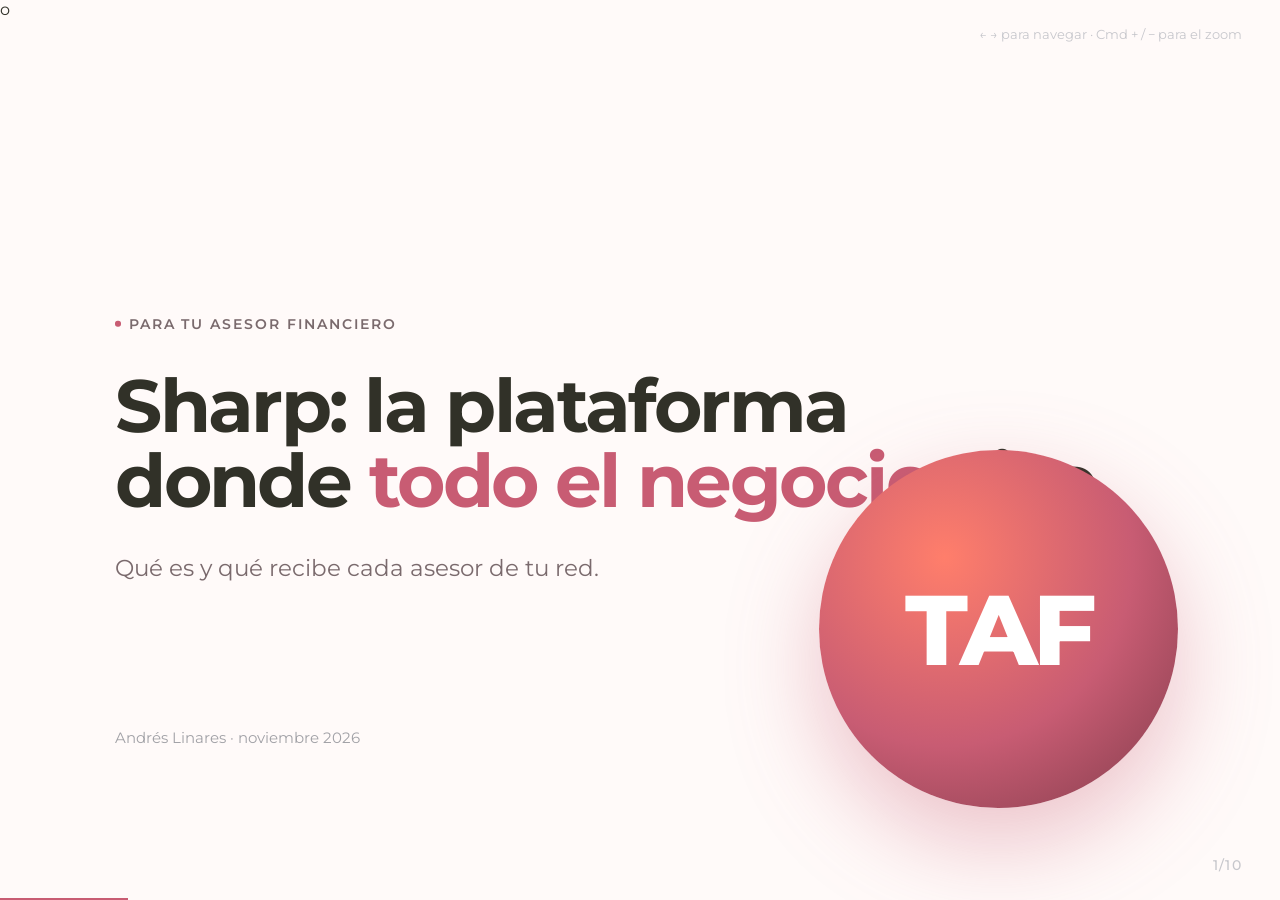
<file: sharp/servicios.html>
o <!DOCTYPE html>
<html lang="es">
<head>
<meta charset="utf-8">
<meta name="viewport" content="width=device-width, initial-scale=1">
<title>TAF · Sharp</title>
<link rel="preconnect" href="https://fonts.googleapis.com">
<link href="https://fonts.googleapis.com/css2?family=Montserrat:wght@400;500;600;700;800&display=swap" rel="stylesheet">
<link rel="stylesheet" href="deck.css">
<style>
:root{
  --bg:#fffaf9;--ink:#313128;--dim:#7a6a6d;--hair:#ecd9dd;
  --accent:#C85C73;--dark:#803B4A;--light:#F1D5DA;--coral:#FF7E6B;--yellow:#EDBF4D;--green:#3f9e6b;--violet:#7c3aed;
  --font:"Montserrat",-apple-system,BlinkMacSystemFont,"Helvetica Neue",Arial,sans-serif;
}
#bar{background:var(--accent)}
h1,h2{color:var(--ink)}
h2 em,h1 em{font-style:normal;color:var(--accent)}
.note{font-size:1.5vh;color:var(--dim);margin-top:2.4vh}
.pill{display:inline-block;font-size:1.3vh;font-weight:700;letter-spacing:.08em;text-transform:uppercase;padding:.6vh 1vw;border-radius:99vh;background:var(--light);color:var(--dark)}
.pill.ej{background:#fff3cf;color:#8a6a10}

/* portada */
.cover-art{position:absolute;right:8vw;top:50%;transform:translateY(-50%);width:28vw}
.cover-art .ring{width:100%;aspect-ratio:1;border-radius:50%;background:radial-gradient(circle at 35% 30%,var(--coral),var(--accent) 55%,var(--dark));box-shadow:0 4vh 10vh rgba(200,92,115,.35);display:flex;align-items:center;justify-content:center}
.cover-art .ring b{font-size:11vh;color:#fff;letter-spacing:-.05em;font-weight:800}


.cols.c3{grid-template-columns:repeat(3,1fr)}
.cols.c2{grid-template-columns:repeat(2,1fr)}
.cols p{font-size:1.7vh;line-height:1.45;color:var(--dim)}
.tag{display:inline-block;font-size:1.2vh;font-weight:700;letter-spacing:.1em;text-transform:uppercase;color:var(--accent);margin-bottom:.8vh}
.big{font-size:9vh;font-weight:800;letter-spacing:-.04em;color:var(--accent);line-height:1}
.price{display:flex;align-items:flex-end;gap:2vw;margin-top:3vh}
.price .n{font-size:17vh;line-height:.9;font-weight:800;letter-spacing:-.05em;color:var(--accent)}
.price .u{font-size:2.6vh;color:var(--dim);padding-bottom:1.6vh;line-height:1.3}
.price s{color:#b0a0a3}
.two2{display:grid;grid-template-columns:1fr 1fr;gap:4vw;margin-top:4vh}
.two2 h3{font-size:1.5vh;letter-spacing:.12em;text-transform:uppercase;color:var(--accent);margin-bottom:1.2vh}
.two2 li{list-style:none;font-size:1.85vh;line-height:1.4;padding:1vh 0;border-top:1px solid var(--hair)}
</style>
</head>
<body>
<div id="deck">

<section class="slide on" style="position:relative">
  <p class="kicker"><span class="dot"></span>Para Tu Asesor Financiero</p>
  <h1>Sharp: la plataforma<br>donde <em>todo el negocio</em> vive</h1>
  <p class="lede">Qué es y qué recibe cada asesor de tu red.</p>
  <p class="foot">Andrés Linares · noviembre 2026</p>
  <div class="cover-art"><div class="ring"><b>TAF</b></div></div>
</section>

<section class="slide">
  <p class="kicker"><span class="dot"></span>Qué es Sharp</p>
  <h2>Una sola plataforma<br>para <em>todo el flujo</em></h2>
  <div class="cols c3">
    <div><h3>Hoy</h3><p>Los mensajes de Instagram y WhatsApp se contestan a mano, los datos quedan en varios lugares y el seguimiento depende de la memoria.</p></div>
    <div><h3>Con Sharp</h3><p>Contactos, pipeline, conversaciones, formularios, automatizaciones, calendario y bot de IA en un solo lugar, con una cuenta por asesor.</p></div>
    <div><h3>Para tu tesis de 20-25 horas</h3><p>Lo repetitivo lo hace el sistema. Cada pieza está pensada para sacarle horas al equipo, no para sumarle tareas.</p></div>
  </div>
</section>

<section class="slide">
  <p class="kicker"><span class="dot"></span>Lo que trae</p>
  <h2>Ocho módulos, <em>una sola cuenta</em></h2>
  <div class="cols">
    <div><span class="tag">1</span><h3>CRM y pipeline</h3><p>Cada prospecto con su historial, su etapa y quién lo atiende.</p></div>
    <div><span class="tag">2</span><h3>Conversaciones</h3><p>Instagram, Facebook, WhatsApp, SMS y correo en una bandeja.</p></div>
    <div><span class="tag">3</span><h3>Formularios</h3><p>El prospecto lo completa y la ficha se carga sola.</p></div>
    <div><span class="tag">4</span><h3>Automatizaciones</h3><p>Seguimiento, recordatorios y nutrición sin tocar nada.</p></div>
  </div>
  <div class="cols">
    <div><span class="tag">5</span><h3>Calendario</h3><p>El prospecto elige horario y le llega el recordatorio.</p></div>
    <div><span class="tag">6</span><h3>Bot de IA</h3><p>Responde al instante, pregunta lo que falta y completa la ficha.</p></div>
    <div><span class="tag">7</span><h3>Reportes</h3><p>Qué canal trae gente, cuántos avanzan y dónde se frenan.</p></div>
    <div><span class="tag">8</span><h3>Referidos</h3><p>Después de cerrar, el sistema pide referidos.</p></div>
  </div>
</section>

<section class="slide">
  <p class="kicker"><span class="dot"></span>CRM y pipeline</p>
  <h2>El flujo que armó Ariel, <em>en una subcuenta nueva</em></h2>
  <div class="cols c3">
    <div><h3>Se arma con tu flujo</h3><p>Una subcuenta nueva con el flujo que mandaste: Captación, Calificación, Reunión 1, Reunión 2 y Cierre.</p></div>
    <div><h3>Nutrición en cada espera</h3><p>Si el prospecto no responde o no agenda, recibe mensajes escalonados. Si se agotan, se descarta solo.</p></div>
    <div><h3>Con IA y referidos</h3><p>La IA responde al instante y propone la calificación. Al cerrar, se pide el referido.</p></div>
  </div>
</section>

<section class="slide">
  <p class="kicker"><span class="dot"></span>Conversaciones y automatizaciones</p>
  <h2>El prospecto escribe y el sistema <em>ya responde</em></h2>
  <div class="cols c3">
    <div><h3>Una bandeja</h3><p>Lo que llega por Instagram, Facebook o WhatsApp se ve en un solo lugar, con quién lo atiende.</p></div>
    <div><h3>Formulario automático</h3><p>Entra un lead, recibe el formulario y su respuesta carga la ficha, sin copiar datos a mano.</p></div>
    <div><h3>Seguimiento que no se olvida</h3><p>Si no responde, entra en nutrición. Si agenda, recibe el recordatorio. Nadie lo persigue.</p></div>
  </div>
</section>

<section class="slide">
  <p class="kicker"><span class="dot"></span>Bot de IA</p>
  <h2>Un asistente que atiende <em>mientras vos no estás</em></h2>
  <div class="cols c3">
    <div><h3>Responde al instante</h3><p>De día, de noche y en las pausas del equipo, con el tono de TAF.</p></div>
    <div><h3>Califica y completa la ficha</h3><p>Pregunta lo que falta y propone la calificación. La decisión la toma el asesor.</p></div>
    <div><h3>Pasa a una persona</h3><p>Cuando el prospecto necesita a alguien, el bot avisa y lo deriva con todo el contexto.</p></div>
  </div>
  <p class="note">El uso de la IA se paga por respuesta y es bajo: lo detalla el slide de costos de la propuesta.</p>
</section>

<section class="slide">
  <p class="kicker"><span class="dot"></span>Para la red</p>
  <h2>Una cuenta por asesor, <em>con su marca</em></h2>
  <div class="cols c3">
    <div><h3>Se clona</h3><p>El sistema armado se copia a la cuenta de cada asesor nuevo. Lo único que cambia es su marca.</p></div>
    <div><h3>Cada uno ve lo suyo</h3><p>Cada asesor trabaja sus prospectos, sin mezclarse con los de otro.</p></div>
    <div><h3>Se mejora una vez</h3><p>Cuando se perfecciona el kit, se actualiza para los que entran después.</p></div>
  </div>
</section>

<section class="slide">
  <p class="kicker"><span class="dot"></span>Qué paga cada asesor</p>
  <h2>USD 60 por mes <em>por asesor</em></h2>
  <table class="mx" style="margin-top:4vh">
    <tr><th>Concepto</th><th>Qué incluye</th><th>Por mes</th></tr>
    <tr><td>Sharp</td><td>Todos los módulos de este documento</td><td class="y">USD 40</td></tr>
    <tr><td>WhatsApp</td><td>Conexión oficial de WhatsApp en la cuenta</td><td class="y">USD 20</td></tr>
    <tr><td>Uso de IA</td><td>Se paga por respuesta del bot, con saldo en la cuenta</td><td>Según uso</td></tr>
  </table>
  <p class="note">Los mensajes que cobra Meta por WhatsApp se cotizan aparte. Precios de la plataforma sujetos a cambios del proveedor.</p>
</section>

<section class="slide">
  <p class="kicker"><span class="dot"></span>Opcional · Visibilidad</p>
  <h2>Que te encuentren en Google<br>y <em>en las IA</em></h2>
  <div class="price"><div class="n">100</div><div class="u">USD por mes, por 3 meses<br>diciembre, enero y febrero<br><s>valor de lista USD 300</s></div></div>
  <div class="two2">
    <div><h3>Incluye</h3><ul><li>Mes 1: base técnica de la web, Search Console y arreglo de dominio</li><li>2 páginas por mes que responden lo que busca un futuro asesor, con preguntas frecuentes</li><li>Control mensual: visitas, búsquedas y si las IA nombran a TAF</li></ul></div>
    <div><h3>No incluye</h3><ul><li>Rediseño de la web</li><li>Pauta en Meta y Google</li><li>Compra de dominios</li><li>Fichas de Google de cada asesor</li></ul></div>
  </div>
  <p class="note">Se suma a la propuesta del Kit Asesor si lo querés. No prometo posiciones ni menciones en las IA. Cada texto lo aprueba TAF antes de publicarse. La web trabaja sola mientras el equipo descansa.</p>
</section>

<section class="slide">
  <p class="kicker"><span class="dot"></span>Próximos pasos</p>
  <h2>Cómo <em>seguimos</em></h2>
  <div class="cols c3">
    <div><h3>Noviembre</h3><p>Se prepara la cuenta de prueba con el flujo armado.</p></div>
    <div><h3>Diciembre</h3><p>Bruno y Euge lo usan como pilotos y se ajusta lo que haga falta.</p></div>
    <div><h3>15 feb al 1 de marzo</h3><p>Lanzamiento a la red con el kit ya probado.</p></div>
  </div>
</section>

</div>
<div id="bar"></div><div id="num"></div><div id="hint">← → para navegar · Cmd + / − para el zoom</div>
<script src="deck.js"></script>
</body>
</html>
</file>
<file: sharp/clase-01/deck.css>
:root{
  --bg:#fbfbfd;
  --ink:#1d1d1f;
  --dim:#6e6e73;
  --hair:#e3e3e6;
  --accent:#f97316;
  --font:-apple-system,BlinkMacSystemFont,"SF Pro Display","SF Pro Text","Helvetica Neue",Helvetica,Arial,sans-serif;
}
*{box-sizing:border-box;margin:0;padding:0}
html,body{height:100%;background:var(--bg);color:var(--ink);font-family:var(--font);overflow:hidden;
  -webkit-font-smoothing:antialiased;text-rendering:optimizeLegibility}

#deck{position:fixed;inset:0;display:flex;align-items:center;justify-content:center}
.slide{
  display:none;width:min(100vw,177.78vh);height:min(56.25vw,100vh);
  padding:0 9vw;flex-direction:column;justify-content:center;
  animation:in .4s cubic-bezier(.16,1,.3,1);
}
.slide.on{display:flex}
/* zoom propio (deck.js): agranda el contenido y lo reacomoda dentro de la slide */
.slide>*{zoom:var(--z,1)}
.slide.mid{align-items:center;text-align:center;padding:0 12vw}

/* ---------- entrada escalonada, estilo Apple ---------- */
@keyframes rise{
  from{opacity:0;transform:translateY(26px);filter:blur(6px)}
  to{opacity:1;transform:none;filter:blur(0)}
}
.slide.on>*{animation:rise .9s cubic-bezier(.16,1,.3,1) both}
.slide.on>*:nth-child(1){animation-delay:.04s}
.slide.on>*:nth-child(2){animation-delay:.16s}
.slide.on>*:nth-child(3){animation-delay:.28s}
.slide.on>*:nth-child(4){animation-delay:.40s}
.slide.on>*:nth-child(5){animation-delay:.52s}

/* los contenedores no entran: entran sus hijos, uno por uno */
.slide.on>.cols,.slide.on>.steps,.slide.on>.states{animation:none}
.slide.on .cols>div,.slide.on .steps>li,.slide.on .states>div{
  animation:rise .9s cubic-bezier(.16,1,.3,1) both
}
.slide.on .cols>div:nth-child(1),.slide.on .steps>li:nth-child(1),.slide.on .states>div:nth-child(1){animation-delay:.34s}
.slide.on .cols>div:nth-child(2),.slide.on .steps>li:nth-child(2),.slide.on .states>div:nth-child(2){animation-delay:.44s}
.slide.on .cols>div:nth-child(3),.slide.on .steps>li:nth-child(3),.slide.on .states>div:nth-child(3){animation-delay:.54s}
.slide.on .cols>div:nth-child(4){animation-delay:.64s}

/* la frase grande entra más lenta y más marcada */
.slide.on>.big,.slide.on>.task,.slide.on>.quote{animation-duration:1.1s}

@media (prefers-reduced-motion:reduce){
  .slide.on>*,.slide.on .cols>div,.slide.on .steps>li,.slide.on .states>div{animation:none}
}

/* --- tipografía --- */
.kicker{font-size:1.55vh;letter-spacing:.14em;text-transform:uppercase;color:var(--dim);font-weight:600;margin-bottom:4vh}
.kicker .dot{display:inline-block;width:.6vh;height:.6vh;border-radius:50%;background:var(--accent);
  vertical-align:middle;margin-right:.9vh;transform:translateY(-.15vh)}

h1{font-size:8.2vh;line-height:1.02;font-weight:700;letter-spacing:-.035em}
h2{font-size:6vh;line-height:1.06;font-weight:700;letter-spacing:-.03em}
.lede{font-size:2.6vh;line-height:1.5;color:var(--dim);font-weight:400;max-width:44ch;margin-top:3.4vh}
.foot{position:absolute;bottom:7vh;font-size:1.7vh;color:#a1a1a6;font-weight:400}

/* --- cita --- */
.quote{font-size:6.4vh;line-height:1.14;font-weight:600;letter-spacing:-.03em;max-width:20ch}
.by{font-size:2vh;color:var(--dim);margin-top:4.5vh;font-weight:400}

/* --- tres estados --- */
.states{display:flex;gap:6vw;margin-top:7vh}
.states div{}
.states b{display:block;font-size:3.4vh;font-weight:700;letter-spacing:-.02em}
.states .no b{color:var(--accent)}
.states span{display:block;font-size:1.9vh;color:var(--dim);margin-top:1vh;font-weight:400}

/* --- cuatro columnas --- */
.cols{display:grid;grid-template-columns:repeat(4,1fr);gap:3.4vw;margin-top:6vh}
.cols div{border-top:1px solid var(--hair);padding-top:2.6vh}
.cols h3{font-size:2.35vh;font-weight:600;letter-spacing:-.015em;margin-bottom:1.6vh}
.cols p{font-size:1.9vh;line-height:1.55;color:var(--dim);font-weight:400}
.cols em{display:block;margin-top:2vh;font-style:normal;font-size:1.7vh;color:var(--accent);
  font-family:ui-monospace,"SF Mono",Menlo,monospace}

/* --- frase grande --- */
.big{font-size:10vh;line-height:1.02;font-weight:700;letter-spacing:-.045em}
.big span{color:var(--accent)}
.after{font-size:2.3vh;line-height:1.5;color:var(--dim);margin-top:5vh;max-width:42ch;font-weight:400}

/* --- pasos --- */
.steps{margin-top:6vh;max-width:52ch}
.steps li{list-style:none;display:flex;gap:2.4vw;align-items:baseline;padding:2.6vh 0;border-top:1px solid var(--hair)}
.steps li:last-child{border-bottom:1px solid var(--hair)}
.steps .n{font-size:1.8vh;color:var(--accent);font-weight:600;flex:0 0 auto;width:2ch}
.steps .t{font-size:2.9vh;line-height:1.3;font-weight:400;letter-spacing:-.015em}
.steps .t b{font-weight:600}

/* --- tarea --- */
.task{font-size:5.2vh;line-height:1.16;font-weight:600;letter-spacing:-.03em;max-width:22ch}

/* --- chrome --- */
#bar{position:fixed;left:0;bottom:0;height:2px;background:var(--accent);width:0;transition:width .7s cubic-bezier(.16,1,.3,1)}
#num{position:fixed;right:3vw;bottom:3vh;font-size:1.5vh;color:#c7c7cc;font-weight:500;letter-spacing:.08em}
#hint{position:fixed;top:3vh;right:3vw;font-size:1.4vh;color:#c7c7cc;font-weight:400;transition:opacity .4s}
@media print{#bar,#num,#hint{display:none}.slide{display:flex!important;page-break-after:always}}

/* ---------- comparación en dos lados (sin campo / con campo) ---------- */
.vs{display:grid;grid-template-columns:1fr 1fr;gap:5vw;margin-top:6vh;max-width:70ch}
.vs>div{border-top:1px solid var(--hair);padding-top:2.8vh}
.vs h3{font-size:1.7vh;letter-spacing:.12em;text-transform:uppercase;color:var(--dim);font-weight:600;margin-bottom:2.4vh}
.vs .r{font-size:3.4vh;line-height:1.25;font-weight:600;letter-spacing:-.025em}
.vs .r small{display:block;font-size:1.95vh;color:var(--dim);font-weight:400;margin-top:1.6vh;letter-spacing:0}
.vs .ok .r{color:var(--accent)}

/* ---------- tres zonas de color (solo clase 2) ---------- */
.zn{display:flex;gap:1vw;align-items:center;margin-top:1.4vh}
.zn i{width:1vh;height:1vh;border-radius:50%;display:inline-block}
.zn.bot i{background:#7c3aed} .zn.hum i{background:#3b82f6} .zn.fin i{background:#16a34a}
.zn span{font-size:1.75vh;color:var(--dim)}

/* ---------- tabla mínima (matriz de caminos) ---------- */
.mx{width:100%;border-collapse:collapse;margin-top:5vh;font-size:2vh}
.mx th{text-align:left;font-size:1.6vh;letter-spacing:.1em;text-transform:uppercase;color:var(--dim);
  font-weight:600;padding:0 0 2vh;border-bottom:1px solid var(--hair)}
.mx td{padding:2.3vh 0;border-bottom:1px solid var(--hair);font-weight:400}
.mx td:first-child{font-weight:600}
.mx .y{color:var(--accent);font-weight:600}
.mx .n{color:#c7c7cc}

/* ---------- mapa del curso: 12 clases en dos columnas ---------- */
.plan{display:grid;grid-template-columns:1fr 1fr;gap:0 5vw;margin-top:4.5vh}
.plan li{list-style:none;display:flex;gap:1.6vw;align-items:baseline;padding:1.45vh 0;border-top:1px solid var(--hair)}
.plan .n{font-size:1.5vh;color:var(--accent);font-weight:600;width:2.2ch;flex:0 0 auto}
.plan .t{font-size:2.15vh;font-weight:500;letter-spacing:-.015em}
.plan .a{font-size:1.55vh;color:var(--dim);margin-left:auto;text-align:right;white-space:nowrap}

/* ---------- arcos ---------- */
.arcs{display:grid;grid-template-columns:repeat(4,1fr);gap:2.4vw;margin-top:5.5vh}
.arcs>div{border-top:2px solid var(--hair);padding-top:2.4vh}
.arcs>div:first-child{border-top-color:var(--accent)}
.arcs .r{font-size:1.5vh;letter-spacing:.12em;text-transform:uppercase;color:var(--accent);font-weight:600}
.arcs h3{font-size:2.7vh;font-weight:700;letter-spacing:-.025em;margin:1.4vh 0}
.arcs p{font-size:1.85vh;color:var(--dim);line-height:1.55}

/* ---------- cadena / círculo ---------- */
.chain{display:flex;gap:1.2vw;align-items:stretch;margin-top:6vh}
.chain>div{flex:1;border-top:1px solid var(--hair);padding-top:2.6vh}
.chain b{display:block;font-size:1.5vh;color:var(--accent);font-weight:600;letter-spacing:.1em}
.chain h3{font-size:2.4vh;font-weight:600;letter-spacing:-.02em;margin:1.2vh 0}
.chain p{font-size:1.8vh;color:var(--dim);line-height:1.5}

/* ---------- molde de clase ---------- */
.mold{margin-top:5vh;max-width:64ch}
.mold li{list-style:none;display:flex;gap:2vw;align-items:baseline;padding:2.1vh 0;border-top:1px solid var(--hair)}
.mold li:last-child{border-bottom:1px solid var(--hair)}
.mold .m{font-size:1.6vh;color:var(--accent);font-weight:600;width:7ch;flex:0 0 auto;font-family:ui-monospace,"SF Mono",Menlo,monospace}
.mold .t{font-size:2.5vh;font-weight:400;letter-spacing:-.015em}
.mold .t b{font-weight:600}
.mold .t small{display:block;font-size:1.75vh;color:var(--dim);margin-top:.6vh}

/* ---------- zonas del pipeline: el color significa (solo clase 2) ---------- */
.cols div.z h3::before{content:"";display:inline-block;width:.9vh;height:.9vh;border-radius:50%;
  margin-right:.9vh;vertical-align:middle;transform:translateY(-.15vh)}
.cols div.z.bot h3::before{background:#7c3aed}
.cols div.z.hum h3::before{background:#3b82f6}
.cols div.z.fin h3::before{background:#16a34a}
</file>
<file: sharp/deck.css>
:root{
  --bg:#fbfbfd;
  --ink:#1d1d1f;
  --dim:#6e6e73;
  --hair:#e3e3e6;
  --accent:#f97316;
  --font:-apple-system,BlinkMacSystemFont,"SF Pro Display","SF Pro Text","Helvetica Neue",Helvetica,Arial,sans-serif;
}
*{box-sizing:border-box;margin:0;padding:0}
html,body{height:100%;background:var(--bg);color:var(--ink);font-family:var(--font);overflow:hidden;
  -webkit-font-smoothing:antialiased;text-rendering:optimizeLegibility}

#deck{position:fixed;inset:0;display:flex;align-items:center;justify-content:center}
.slide{
  display:none;width:min(100vw,177.78vh);height:min(56.25vw,100vh);
  padding:0 9vw;flex-direction:column;justify-content:center;
  animation:in .4s cubic-bezier(.16,1,.3,1);
}
.slide.on{display:flex}
/* zoom propio (deck.js): agranda el contenido y lo reacomoda dentro de la slide */
.slide>*{zoom:var(--z,1)}
.slide.mid{align-items:center;text-align:center;padding:0 12vw}

/* ---------- entrada escalonada, estilo Apple ---------- */
@keyframes rise{
  from{opacity:0;transform:translateY(26px);filter:blur(6px)}
  to{opacity:1;transform:none;filter:blur(0)}
}
.slide.on>*{animation:rise .9s cubic-bezier(.16,1,.3,1) both}
.slide.on>*:nth-child(1){animation-delay:.04s}
.slide.on>*:nth-child(2){animation-delay:.16s}
.slide.on>*:nth-child(3){animation-delay:.28s}
.slide.on>*:nth-child(4){animation-delay:.40s}
.slide.on>*:nth-child(5){animation-delay:.52s}

/* los contenedores no entran: entran sus hijos, uno por uno */
.slide.on>.cols,.slide.on>.steps,.slide.on>.states{animation:none}
.slide.on .cols>div,.slide.on .steps>li,.slide.on .states>div{
  animation:rise .9s cubic-bezier(.16,1,.3,1) both
}
.slide.on .cols>div:nth-child(1),.slide.on .steps>li:nth-child(1),.slide.on .states>div:nth-child(1){animation-delay:.34s}
.slide.on .cols>div:nth-child(2),.slide.on .steps>li:nth-child(2),.slide.on .states>div:nth-child(2){animation-delay:.44s}
.slide.on .cols>div:nth-child(3),.slide.on .steps>li:nth-child(3),.slide.on .states>div:nth-child(3){animation-delay:.54s}
.slide.on .cols>div:nth-child(4){animation-delay:.64s}

/* la frase grande entra más lenta y más marcada */
.slide.on>.big,.slide.on>.task,.slide.on>.quote{animation-duration:1.1s}

@media (prefers-reduced-motion:reduce){
  .slide.on>*,.slide.on .cols>div,.slide.on .steps>li,.slide.on .states>div{animation:none}
}

/* --- tipografía --- */
.kicker{font-size:1.55vh;letter-spacing:.14em;text-transform:uppercase;color:var(--dim);font-weight:600;margin-bottom:4vh}
.kicker .dot{display:inline-block;width:.6vh;height:.6vh;border-radius:50%;background:var(--accent);
  vertical-align:middle;margin-right:.9vh;transform:translateY(-.15vh)}

h1{font-size:8.2vh;line-height:1.02;font-weight:700;letter-spacing:-.035em}
h2{font-size:6vh;line-height:1.06;font-weight:700;letter-spacing:-.03em}
.lede{font-size:2.6vh;line-height:1.5;color:var(--dim);font-weight:400;max-width:44ch;margin-top:3.4vh}
.foot{position:absolute;bottom:7vh;font-size:1.7vh;color:#a1a1a6;font-weight:400}

/* --- cita --- */
.quote{font-size:6.4vh;line-height:1.14;font-weight:600;letter-spacing:-.03em;max-width:20ch}
.by{font-size:2vh;color:var(--dim);margin-top:4.5vh;font-weight:400}

/* --- tres estados --- */
.states{display:flex;gap:6vw;margin-top:7vh}
.states div{}
.states b{display:block;font-size:3.4vh;font-weight:700;letter-spacing:-.02em}
.states .no b{color:var(--accent)}
.states span{display:block;font-size:1.9vh;color:var(--dim);margin-top:1vh;font-weight:400}

/* --- cuatro columnas --- */
.cols{display:grid;grid-template-columns:repeat(4,1fr);gap:3.4vw;margin-top:6vh}
.cols div{border-top:1px solid var(--hair);padding-top:2.6vh}
.cols h3{font-size:2.35vh;font-weight:600;letter-spacing:-.015em;margin-bottom:1.6vh}
.cols p{font-size:1.9vh;line-height:1.55;color:var(--dim);font-weight:400}
.cols em{display:block;margin-top:2vh;font-style:normal;font-size:1.7vh;color:var(--accent);
  font-family:ui-monospace,"SF Mono",Menlo,monospace}

/* --- frase grande --- */
.big{font-size:10vh;line-height:1.02;font-weight:700;letter-spacing:-.045em}
.big span{color:var(--accent)}
.after{font-size:2.3vh;line-height:1.5;color:var(--dim);margin-top:5vh;max-width:42ch;font-weight:400}

/* --- pasos --- */
.steps{margin-top:6vh;max-width:52ch}
.steps li{list-style:none;display:flex;gap:2.4vw;align-items:baseline;padding:2.6vh 0;border-top:1px solid var(--hair)}
.steps li:last-child{border-bottom:1px solid var(--hair)}
.steps .n{font-size:1.8vh;color:var(--accent);font-weight:600;flex:0 0 auto;width:2ch}
.steps .t{font-size:2.9vh;line-height:1.3;font-weight:400;letter-spacing:-.015em}
.steps .t b{font-weight:600}

/* --- tarea --- */
.task{font-size:5.2vh;line-height:1.16;font-weight:600;letter-spacing:-.03em;max-width:22ch}

/* --- chrome --- */
#bar{position:fixed;left:0;bottom:0;height:2px;background:var(--accent);width:0;transition:width .7s cubic-bezier(.16,1,.3,1)}
#num{position:fixed;right:3vw;bottom:3vh;font-size:1.5vh;color:#c7c7cc;font-weight:500;letter-spacing:.08em}
#hint{position:fixed;top:3vh;right:3vw;font-size:1.4vh;color:#c7c7cc;font-weight:400;transition:opacity .4s}
@media print{#bar,#num,#hint{display:none}.slide{display:flex!important;page-break-after:always}}

/* ---------- comparación en dos lados (sin campo / con campo) ---------- */
.vs{display:grid;grid-template-columns:1fr 1fr;gap:5vw;margin-top:6vh;max-width:70ch}
.vs>div{border-top:1px solid var(--hair);padding-top:2.8vh}
.vs h3{font-size:1.7vh;letter-spacing:.12em;text-transform:uppercase;color:var(--dim);font-weight:600;margin-bottom:2.4vh}
.vs .r{font-size:3.4vh;line-height:1.25;font-weight:600;letter-spacing:-.025em}
.vs .r small{display:block;font-size:1.95vh;color:var(--dim);font-weight:400;margin-top:1.6vh;letter-spacing:0}
.vs .ok .r{color:var(--accent)}

/* ---------- tres zonas de color (solo clase 2) ---------- */
.zn{display:flex;gap:1vw;align-items:center;margin-top:1.4vh}
.zn i{width:1vh;height:1vh;border-radius:50%;display:inline-block}
.zn.bot i{background:#7c3aed} .zn.hum i{background:#3b82f6} .zn.fin i{background:#16a34a}
.zn span{font-size:1.75vh;color:var(--dim)}

/* ---------- tabla mínima (matriz de caminos) ---------- */
.mx{width:100%;border-collapse:collapse;margin-top:5vh;font-size:2vh}
.mx th{text-align:left;font-size:1.6vh;letter-spacing:.1em;text-transform:uppercase;color:var(--dim);
  font-weight:600;padding:0 0 2vh;border-bottom:1px solid var(--hair)}
.mx td{padding:2.3vh 0;border-bottom:1px solid var(--hair);font-weight:400}
.mx td:first-child{font-weight:600}
.mx .y{color:var(--accent);font-weight:600}
.mx .n{color:#c7c7cc}

/* ---------- mapa del curso: 12 clases en dos columnas ---------- */
.plan{display:grid;grid-template-columns:1fr 1fr;gap:0 5vw;margin-top:4.5vh}
.plan li{list-style:none;display:flex;gap:1.6vw;align-items:baseline;padding:1.45vh 0;border-top:1px solid var(--hair)}
.plan .n{font-size:1.5vh;color:var(--accent);font-weight:600;width:2.2ch;flex:0 0 auto}
.plan .t{font-size:2.15vh;font-weight:500;letter-spacing:-.015em}
.plan .a{font-size:1.55vh;color:var(--dim);margin-left:auto;text-align:right;white-space:nowrap}

/* ---------- arcos ---------- */
.arcs{display:grid;grid-template-columns:repeat(4,1fr);gap:2.4vw;margin-top:5.5vh}
.arcs>div{border-top:2px solid var(--hair);padding-top:2.4vh}
.arcs>div:first-child{border-top-color:var(--accent)}
.arcs .r{font-size:1.5vh;letter-spacing:.12em;text-transform:uppercase;color:var(--accent);font-weight:600}
.arcs h3{font-size:2.7vh;font-weight:700;letter-spacing:-.025em;margin:1.4vh 0}
.arcs p{font-size:1.85vh;color:var(--dim);line-height:1.55}

/* ---------- cadena / círculo ---------- */
.chain{display:flex;gap:1.2vw;align-items:stretch;margin-top:6vh}
.chain>div{flex:1;border-top:1px solid var(--hair);padding-top:2.6vh}
.chain b{display:block;font-size:1.5vh;color:var(--accent);font-weight:600;letter-spacing:.1em}
.chain h3{font-size:2.4vh;font-weight:600;letter-spacing:-.02em;margin:1.2vh 0}
.chain p{font-size:1.8vh;color:var(--dim);line-height:1.5}

/* ---------- molde de clase ---------- */
.mold{margin-top:5vh;max-width:64ch}
.mold li{list-style:none;display:flex;gap:2vw;align-items:baseline;padding:2.1vh 0;border-top:1px solid var(--hair)}
.mold li:last-child{border-bottom:1px solid var(--hair)}
.mold .m{font-size:1.6vh;color:var(--accent);font-weight:600;width:7ch;flex:0 0 auto;font-family:ui-monospace,"SF Mono",Menlo,monospace}
.mold .t{font-size:2.5vh;font-weight:400;letter-spacing:-.015em}
.mold .t b{font-weight:600}
.mold .t small{display:block;font-size:1.75vh;color:var(--dim);margin-top:.6vh}

/* ---------- zonas del pipeline: el color significa (solo clase 2) ---------- */
.cols div.z h3::before{content:"";display:inline-block;width:.9vh;height:.9vh;border-radius:50%;
  margin-right:.9vh;vertical-align:middle;transform:translateY(-.15vh)}
.cols div.z.bot h3::before{background:#7c3aed}
.cols div.z.hum h3::before{background:#3b82f6}
.cols div.z.fin h3::before{background:#16a34a}
</file>
